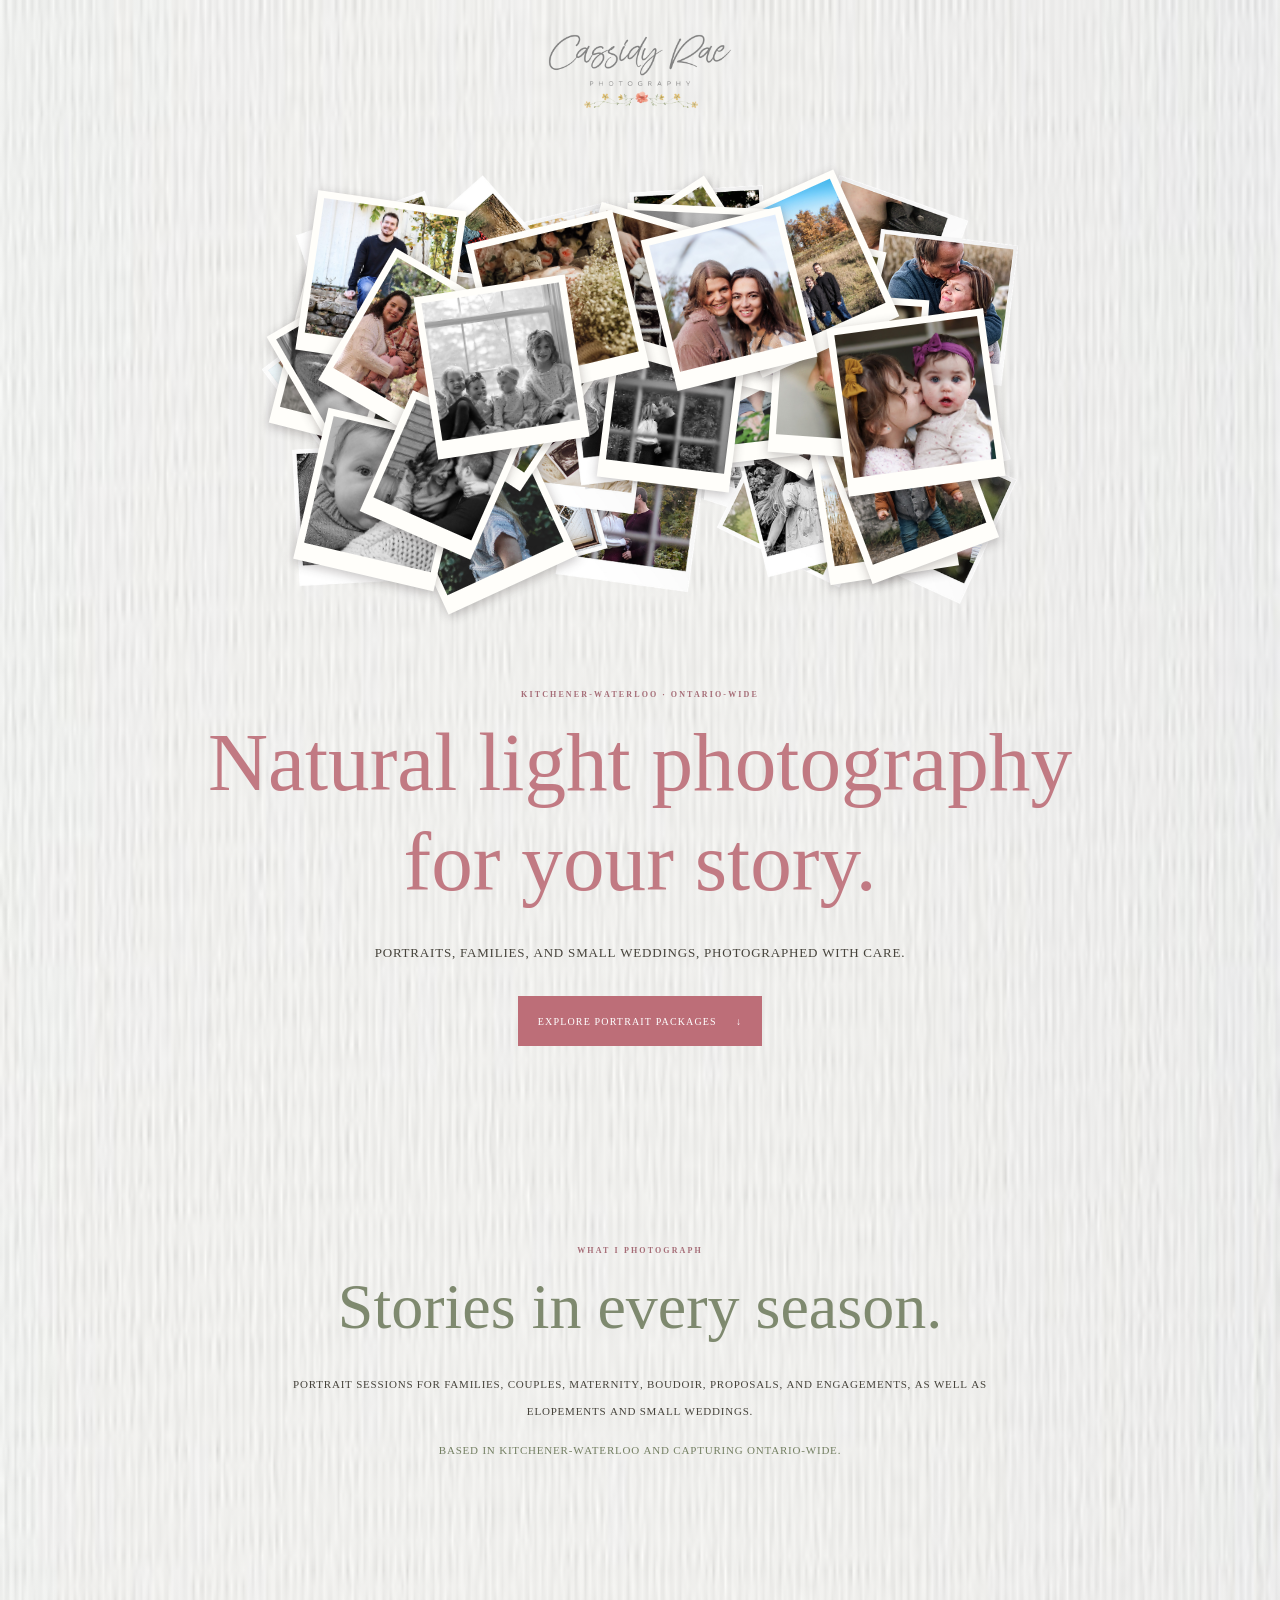
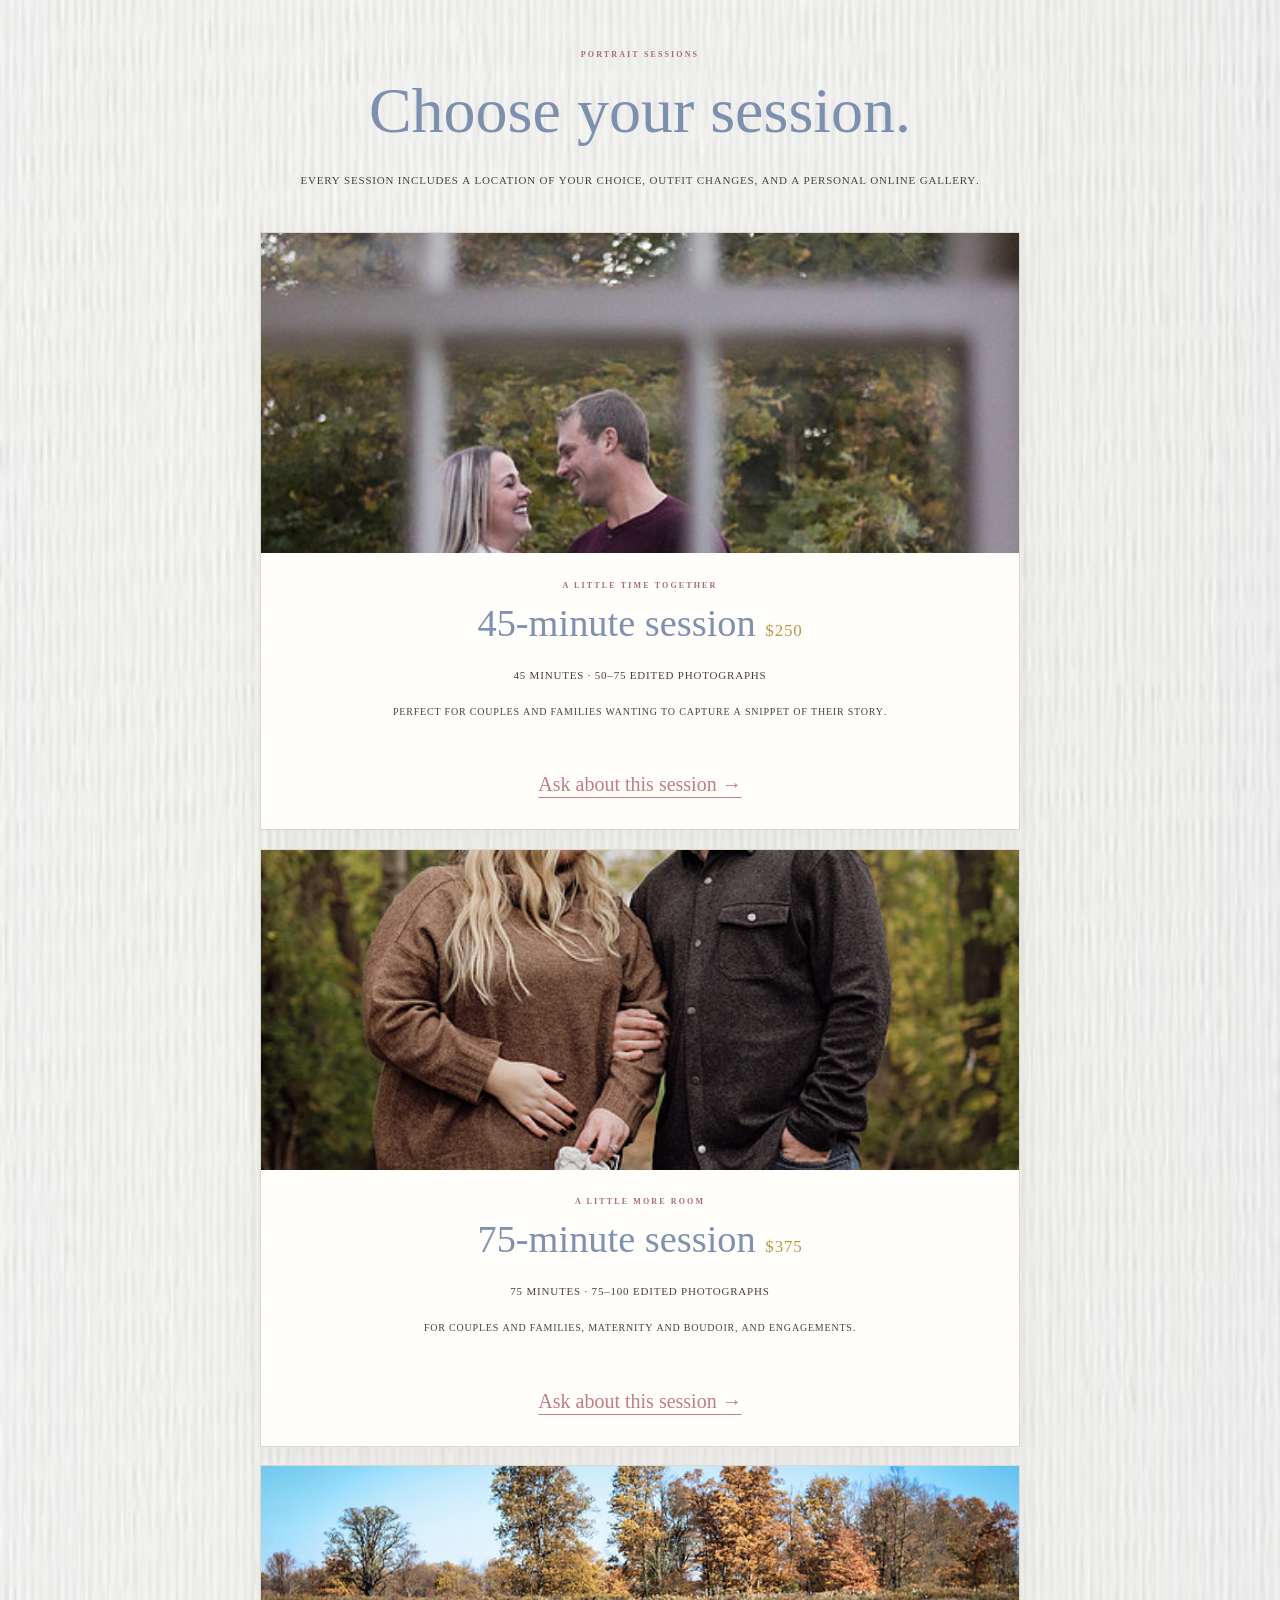
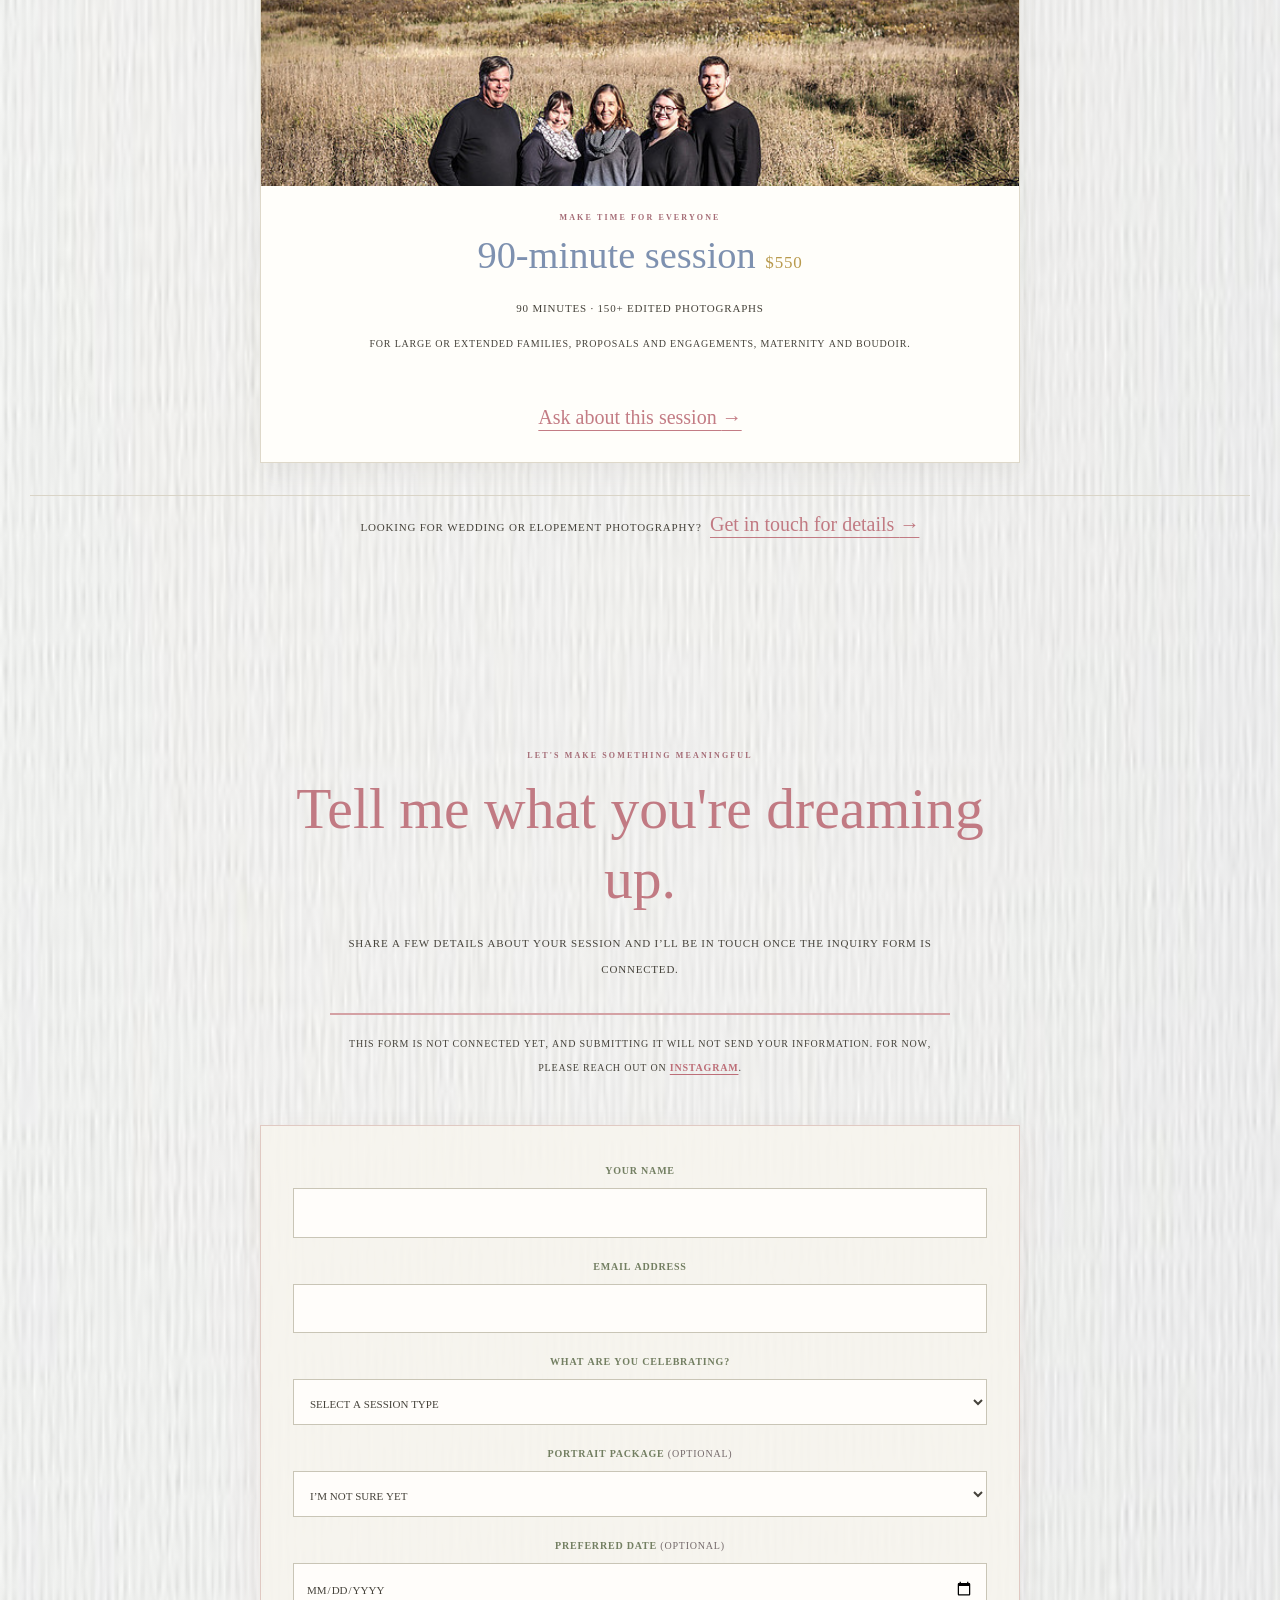
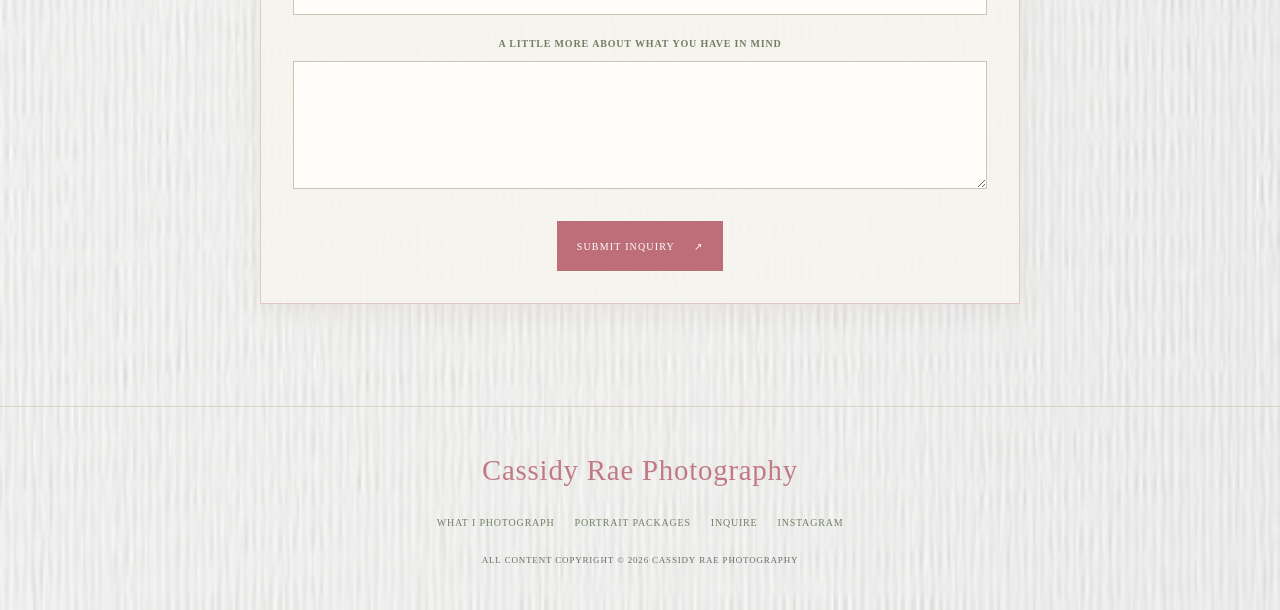
<file: index.html>
<!doctype html>
<html lang="en">
  <head>
    <meta charset="utf-8">
    <meta name="viewport" content="width=device-width, initial-scale=1">
    <meta name="theme-color" content="#fbf8f2">
    <meta
      name="description"
      content="Natural light portrait and wedding photography in Kitchener-Waterloo and across Ontario. Explore portrait packages and inquire with Cassidy Rae Photography."
    >
    <title>Cassidy Rae Photography | Natural Light Photography</title>
    <link rel="stylesheet" href="/styles.css?v=brushwork-3">
    <script src="/site.js?v=random-entry-4" defer></script>
  </head>
  <body>
    <a class="skip-link" href="#main">Skip to content</a>

    <header class="site-header" id="home">
      <a class="brand" href="#home" aria-label="Cassidy Rae Photography home">
        <img src="/images/brand/logo.png?v=new-mark-1" width="1536" height="768" alt="Cassidy Rae Photography">
      </a>
    </header>

    <main id="main">
      <section class="hero page-width" aria-labelledby="hero-title">
        <figure class="hero-art">
          <img
            src="/images/brand/website-header-floral.png?v=final-collage-1"
            width="1280"
            height="768"
            alt="A collage of portrait, family, and wedding photographs by Cassidy Rae Photography."
            fetchpriority="high"
          >
          <span class="polaroids" aria-hidden="true"></span>
        </figure>
        <div class="hero-copy">
          <p class="eyebrow">Kitchener-Waterloo · Ontario-wide</p>
          <h1 id="hero-title">Natural light photography for your story.</h1>
          <p>Portraits, families, and small weddings, photographed with care.</p>
          <a class="button-link" href="#packages">Explore portrait packages <span aria-hidden="true">↓</span></a>
        </div>
      </section>

      <section class="services-section" id="services" aria-labelledby="services-title">
        <div class="page-width services-inner">
          <div>
            <p class="eyebrow">What I photograph</p>
            <h2 id="services-title">Stories in every season.</h2>
          </div>
          <div class="services-copy">
            <p>Portrait sessions for families, couples, maternity, boudoir, proposals, and engagements, as well as elopements and small weddings.</p>
            <p>Based in Kitchener-Waterloo and capturing Ontario-wide.</p>
          </div>
        </div>
      </section>

      <section class="packages-section page-width" id="packages" aria-labelledby="packages-title">
        <header class="section-heading">
          <p class="eyebrow">Portrait sessions</p>
          <h2 id="packages-title">Choose your session.</h2>
          <p>Every session includes a location of your choice, outfit changes, and a personal online gallery.</p>
        </header>

        <div class="package-grid">
          <article class="package-card">
            <img
              class="package-image"
              src="/images/gallery/portraits-006.jpg"
              width="457"
              height="685"
              alt="A couple sharing a quiet moment together, seen through a window."
              loading="lazy"
              decoding="async"
            >
            <div class="package-copy">
              <p class="eyebrow">A little time together</p>
              <div class="package-title-row">
                <h3>45-minute session</h3>
                <p class="package-price">$250</p>
              </div>
              <p>45 minutes · 50–75 edited photographs</p>
              <p class="package-fit">Perfect for couples and families wanting to capture a snippet of their story.</p>
              <a class="text-link" href="#contact" data-package-link="45-minute session — $250">Ask about this session <span aria-hidden="true">→</span></a>
            </div>
          </article>

          <article class="package-card">
            <img
              class="package-image"
              src="/images/gallery/portraits-009.jpg"
              width="457"
              height="685"
              alt="Expectant parents outdoors, holding an ultrasound photo."
              loading="lazy"
              decoding="async"
            >
            <div class="package-copy">
              <p class="eyebrow">A little more room</p>
              <div class="package-title-row">
                <h3>75-minute session</h3>
                <p class="package-price">$375</p>
              </div>
              <p>75 minutes · 75–100 edited photographs</p>
              <p class="package-fit">For couples and families, maternity and boudoir, and engagements.</p>
              <a class="text-link" href="#contact" data-package-link="75-minute session — $375">Ask about this session <span aria-hidden="true">→</span></a>
            </div>
          </article>

          <article class="package-card">
            <img
              class="package-image"
              src="/images/gallery/portraits-019.jpg"
              width="685"
              height="457"
              alt="An extended family of five together outdoors."
              loading="lazy"
              decoding="async"
            >
            <div class="package-copy">
              <p class="eyebrow">Make time for everyone</p>
              <div class="package-title-row">
                <h3>90-minute session</h3>
                <p class="package-price">$550</p>
              </div>
              <p>90 minutes · 150+ edited photographs</p>
              <p class="package-fit">For large or extended families, proposals and engagements, maternity and boudoir.</p>
              <a class="text-link" href="#contact" data-package-link="90-minute session — $550">Ask about this session <span aria-hidden="true">→</span></a>
            </div>
          </article>
        </div>

        <p class="wedding-note">Looking for wedding or elopement photography? <a class="text-link" href="#contact">Get in touch for details <span aria-hidden="true">→</span></a></p>
      </section>

      <section class="contact-section" id="contact" aria-labelledby="contact-title">
        <div class="page-width contact-layout">
          <div class="contact-intro">
            <p class="eyebrow">Let's make something meaningful</p>
            <h2 id="contact-title">Tell me what you're dreaming up.</h2>
            <p>Share a few details about your session and I’ll be in touch once the inquiry form is connected.</p>
            <p class="form-notice">This form is not connected yet, and submitting it will not send your information. For now, please reach out on <a href="https://www.instagram.com/_cassidyraephotography/">Instagram</a>.</p>
          </div>

          <form class="inquiry-form" data-inquiry-form>
            <div class="form-field">
              <label for="inquiry-name">Your name</label>
              <input id="inquiry-name" name="name" autocomplete="name" required>
            </div>
            <div class="form-field">
              <label for="inquiry-email">Email address</label>
              <input id="inquiry-email" name="email" type="email" autocomplete="email" required>
            </div>
            <div class="form-field">
              <label for="inquiry-session">What are you celebrating?</label>
              <select id="inquiry-session" name="session" required>
                <option value="" selected disabled>Select a session type</option>
                <option>Family or couples portraits</option>
                <option>Maternity</option>
                <option>Boudoir</option>
                <option>Proposal or engagement</option>
                <option>Elopement or small wedding</option>
                <option>Something else</option>
              </select>
            </div>
            <div class="form-field">
              <label for="inquiry-package">Portrait package <span class="optional">(optional)</span></label>
              <select id="inquiry-package" name="package">
                <option value="">I’m not sure yet</option>
                <option>45-minute session — $250</option>
                <option>75-minute session — $375</option>
                <option>90-minute session — $550</option>
              </select>
            </div>
            <div class="form-field">
              <label for="inquiry-date">Preferred date <span class="optional">(optional)</span></label>
              <input id="inquiry-date" name="date" type="date">
            </div>
            <div class="form-field">
              <label for="inquiry-message">A little more about what you have in mind</label>
              <textarea id="inquiry-message" name="message" rows="4" required></textarea>
            </div>
            <p class="form-status" data-form-status role="status" aria-live="polite"></p>
            <button class="button-link form-submit" type="submit">Submit inquiry <span aria-hidden="true">↗</span></button>
          </form>
        </div>
      </section>
    </main>

    <footer class="site-footer">
      <div class="page-width footer-inner">
        <a class="footer-brand" href="#home">Cassidy Rae Photography</a>
        <nav class="footer-nav" aria-label="Footer navigation">
          <a href="#services">What I photograph</a>
          <a href="#packages">Portrait packages</a>
          <a href="#contact">Inquire</a>
          <a href="https://www.instagram.com/_cassidyraephotography/">Instagram</a>
        </nav>
        <p class="copyright">All content copyright © <span data-current-year>2026</span> Cassidy Rae Photography</p>
      </div>
    </footer>
  </body>
</html>
</file>
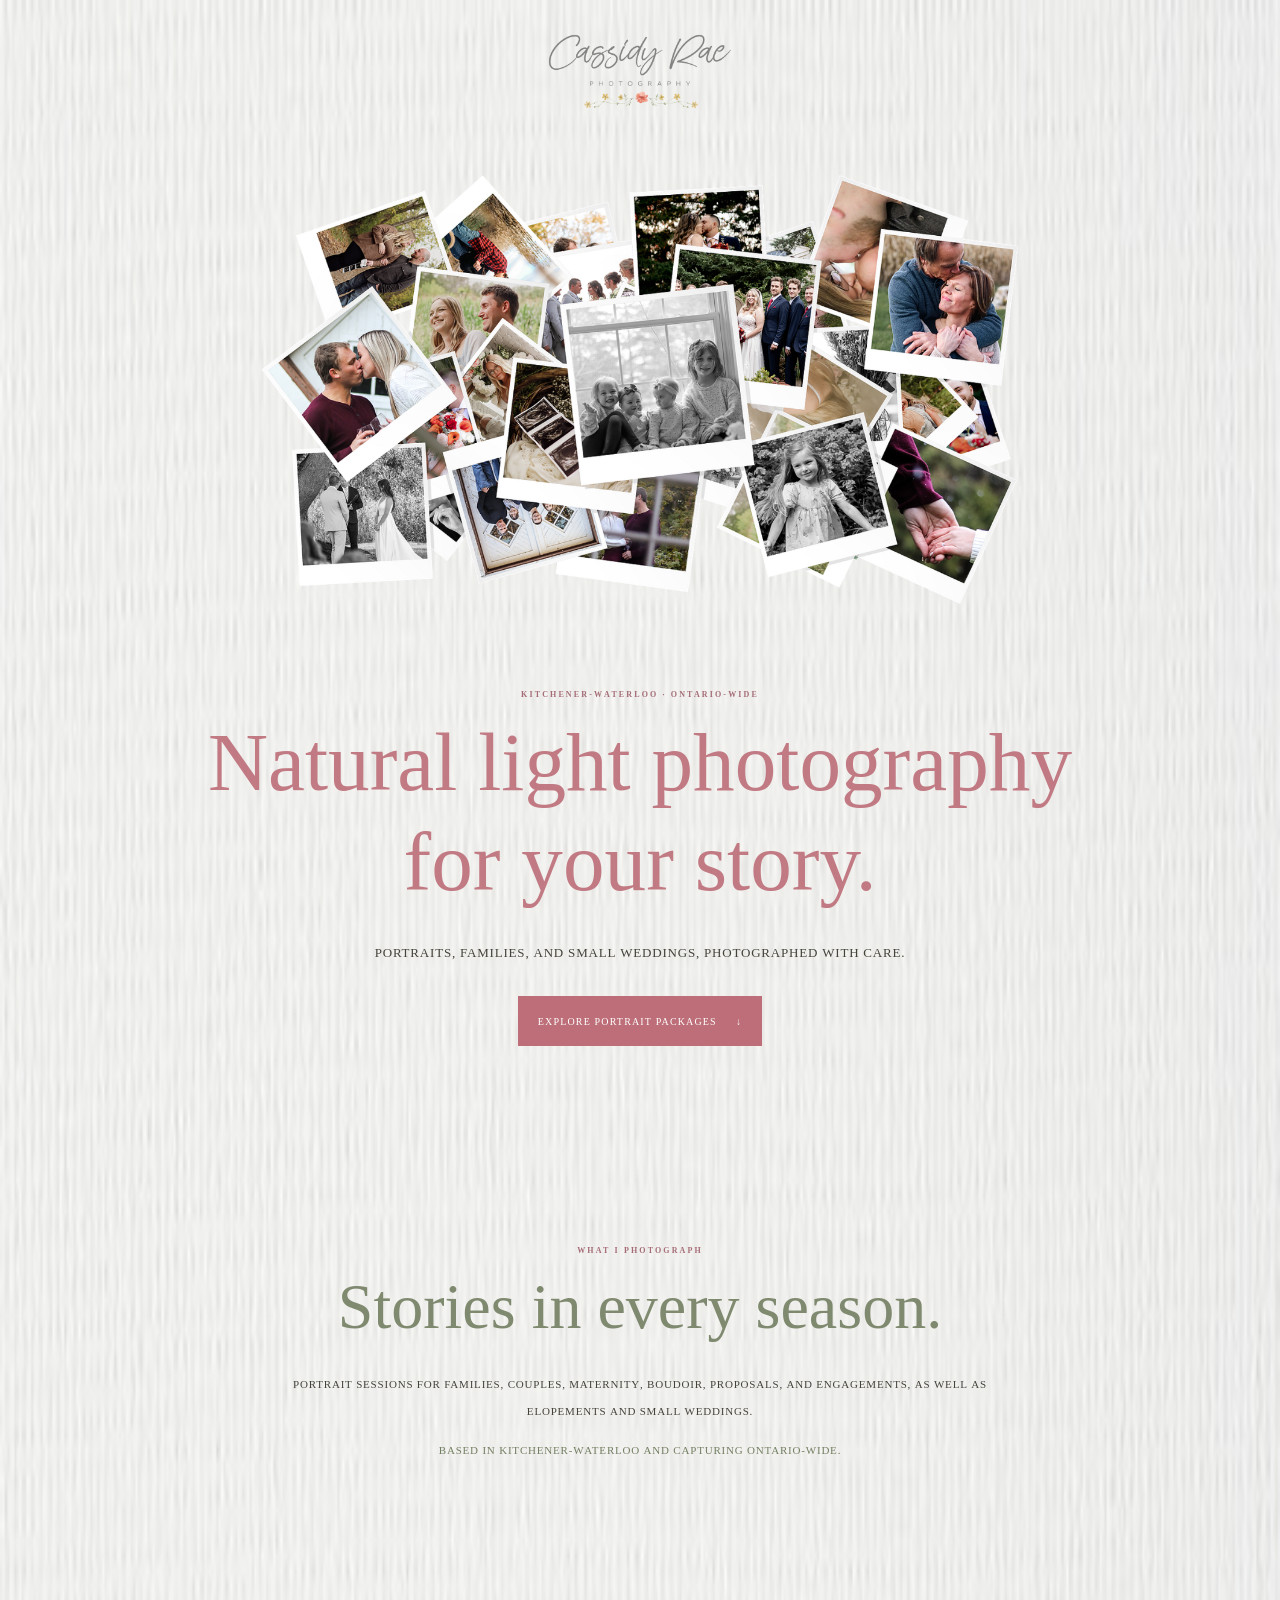
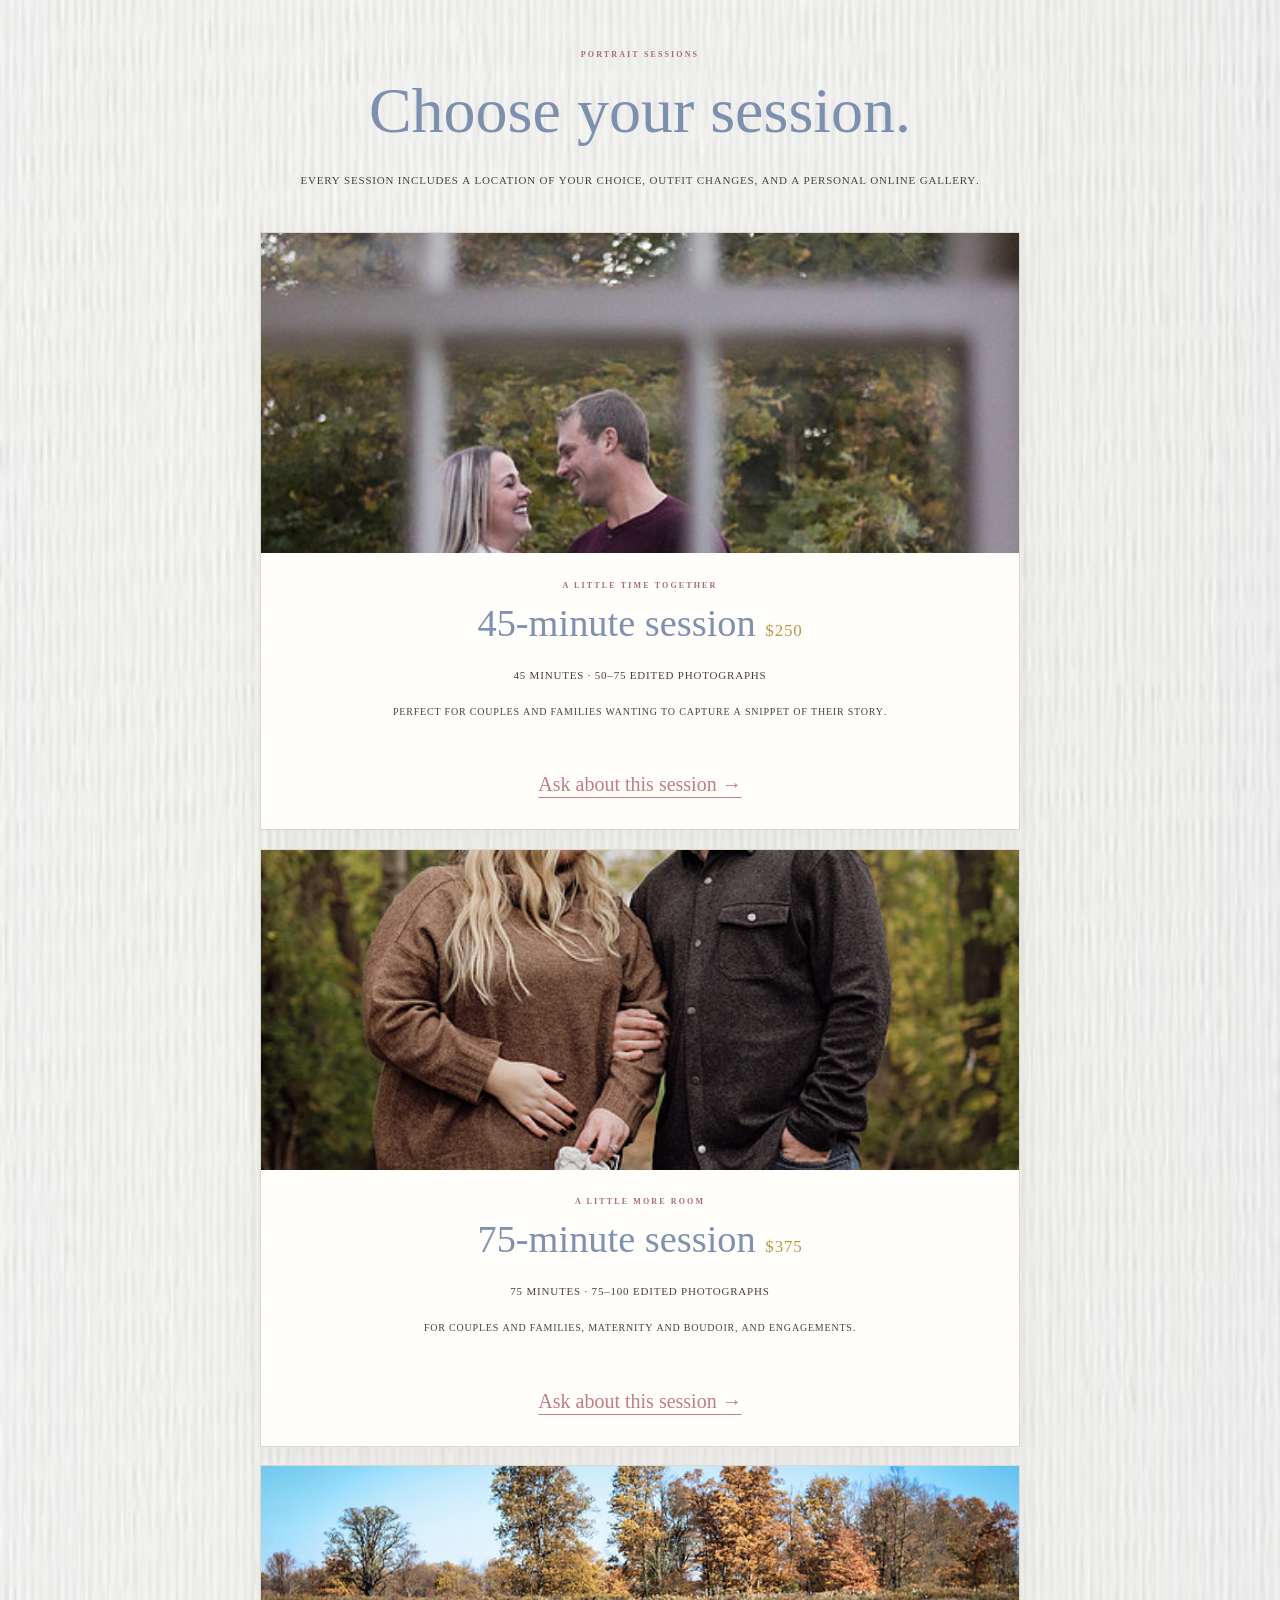
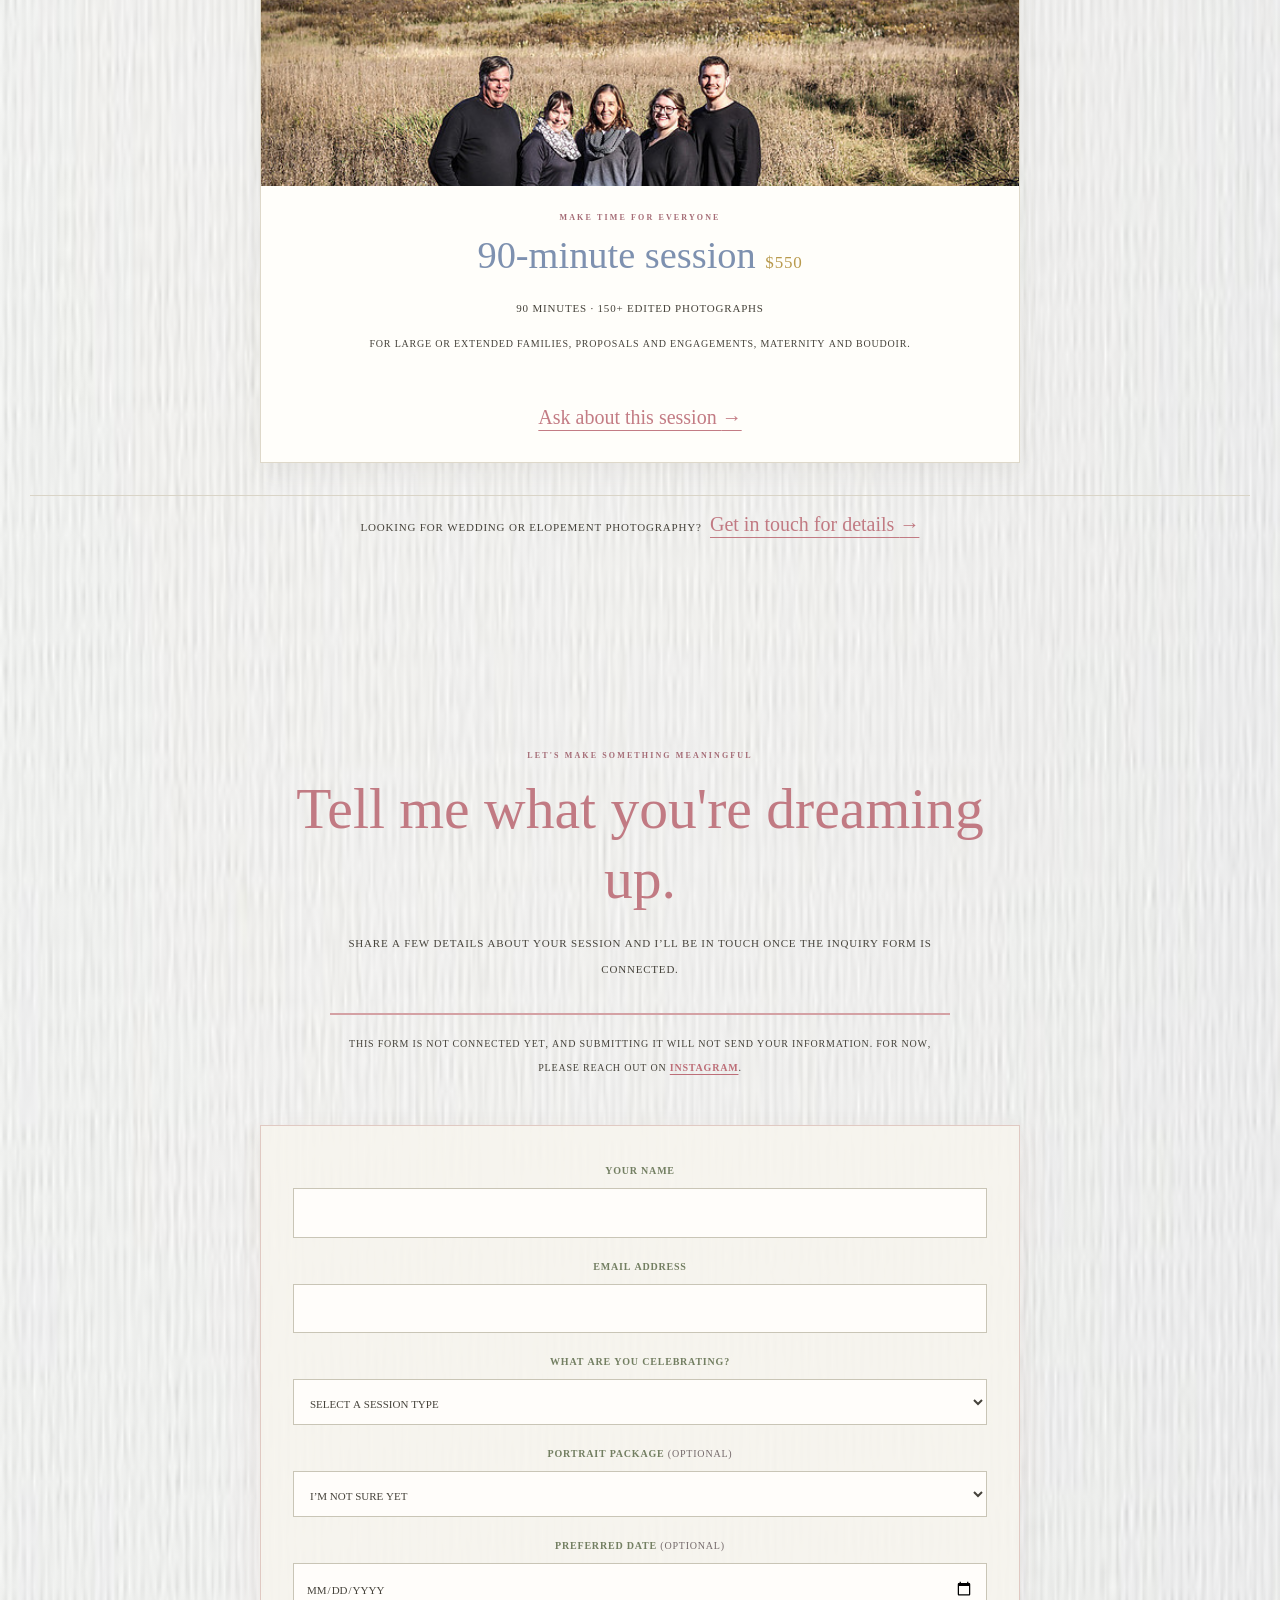
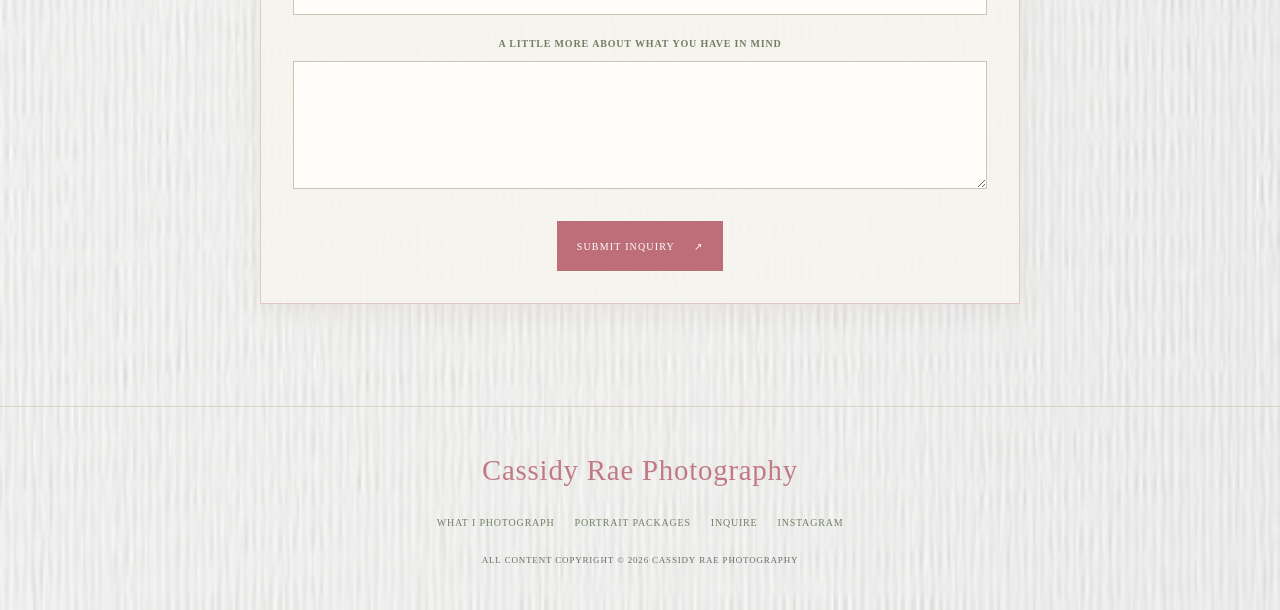
<file: gallery-1/index.html>
<!doctype html>
<html lang="en">
  <head>
    <meta charset="utf-8">
    <meta http-equiv="refresh" content="0; url=/#packages">
    <link rel="canonical" href="/#packages">
    <meta name="viewport" content="width=device-width, initial-scale=1">
    <title>Gallery | Cassidy Rae Photography</title>
  </head>
  <body>
    <main>
      <p>The website is now one page. <a href="/#packages">Continue to portrait packages</a>.</p>
    </main>
  </body>
</html>
</file>
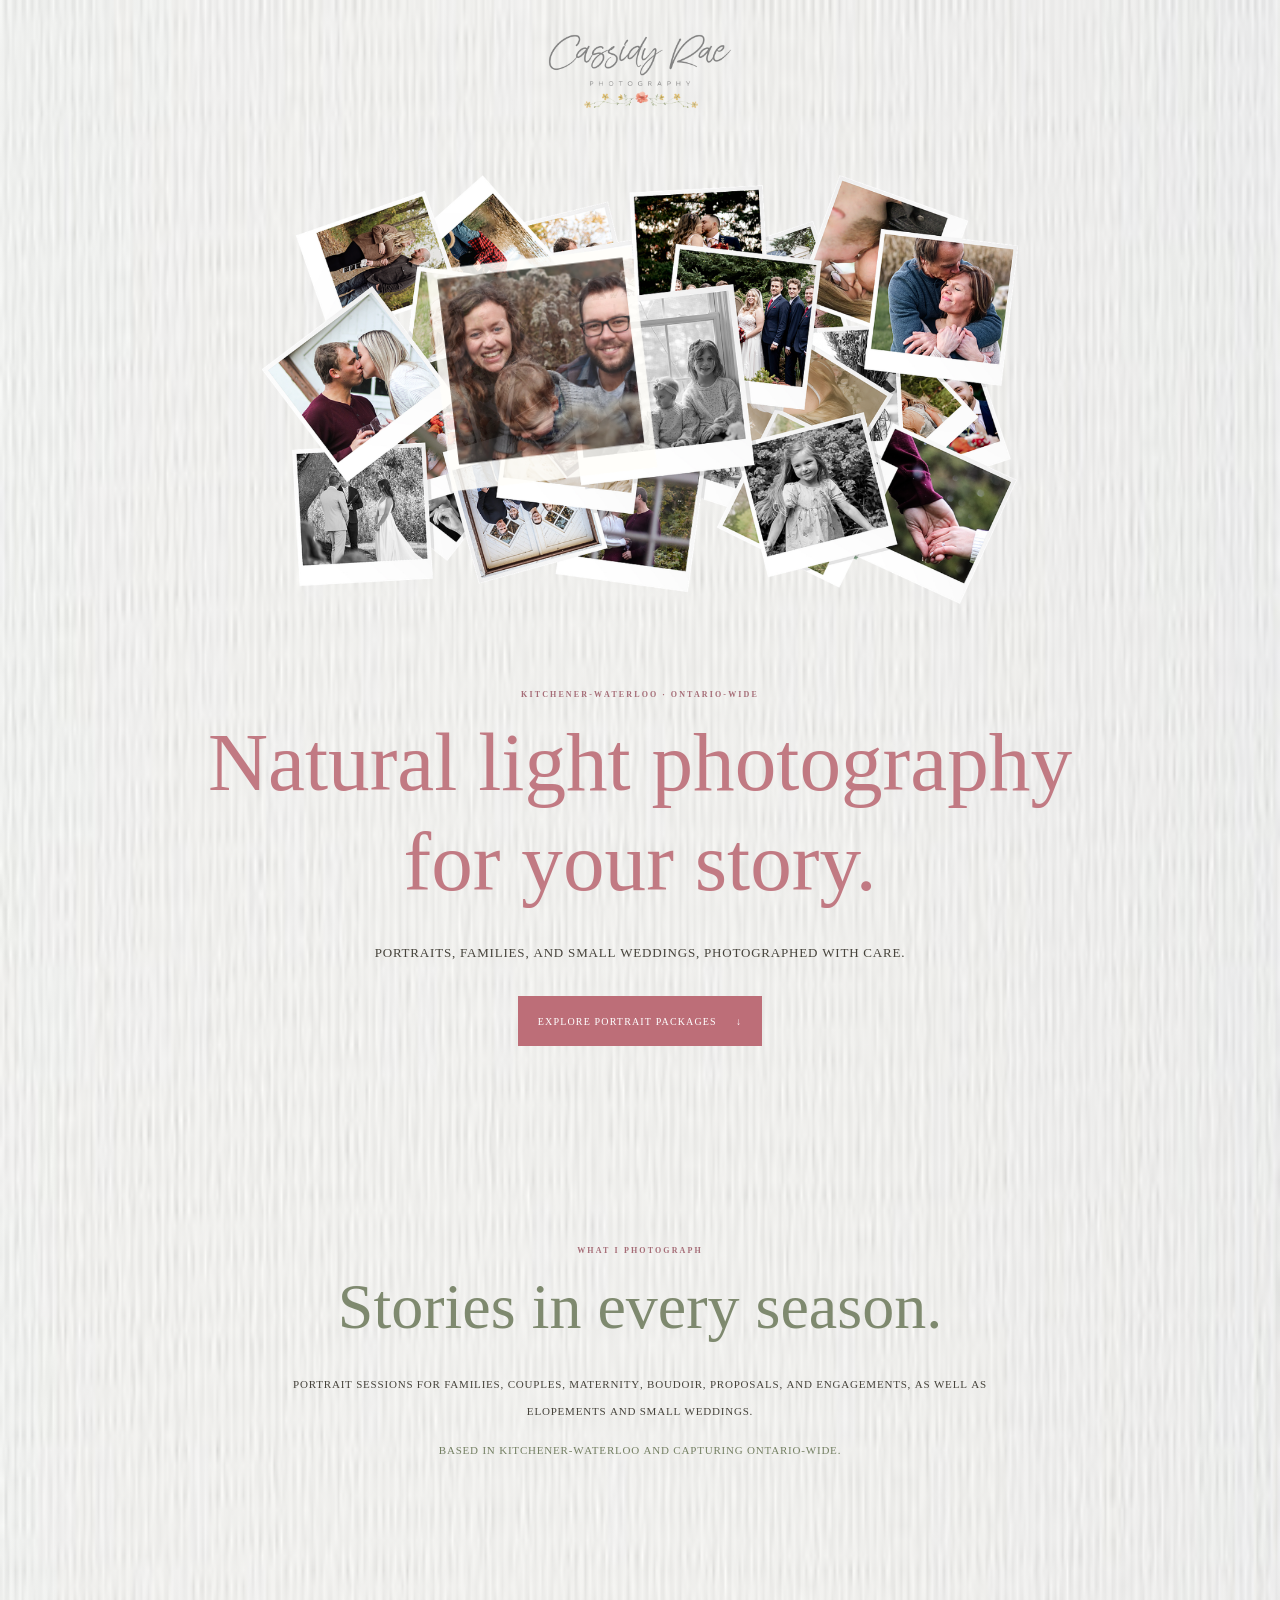
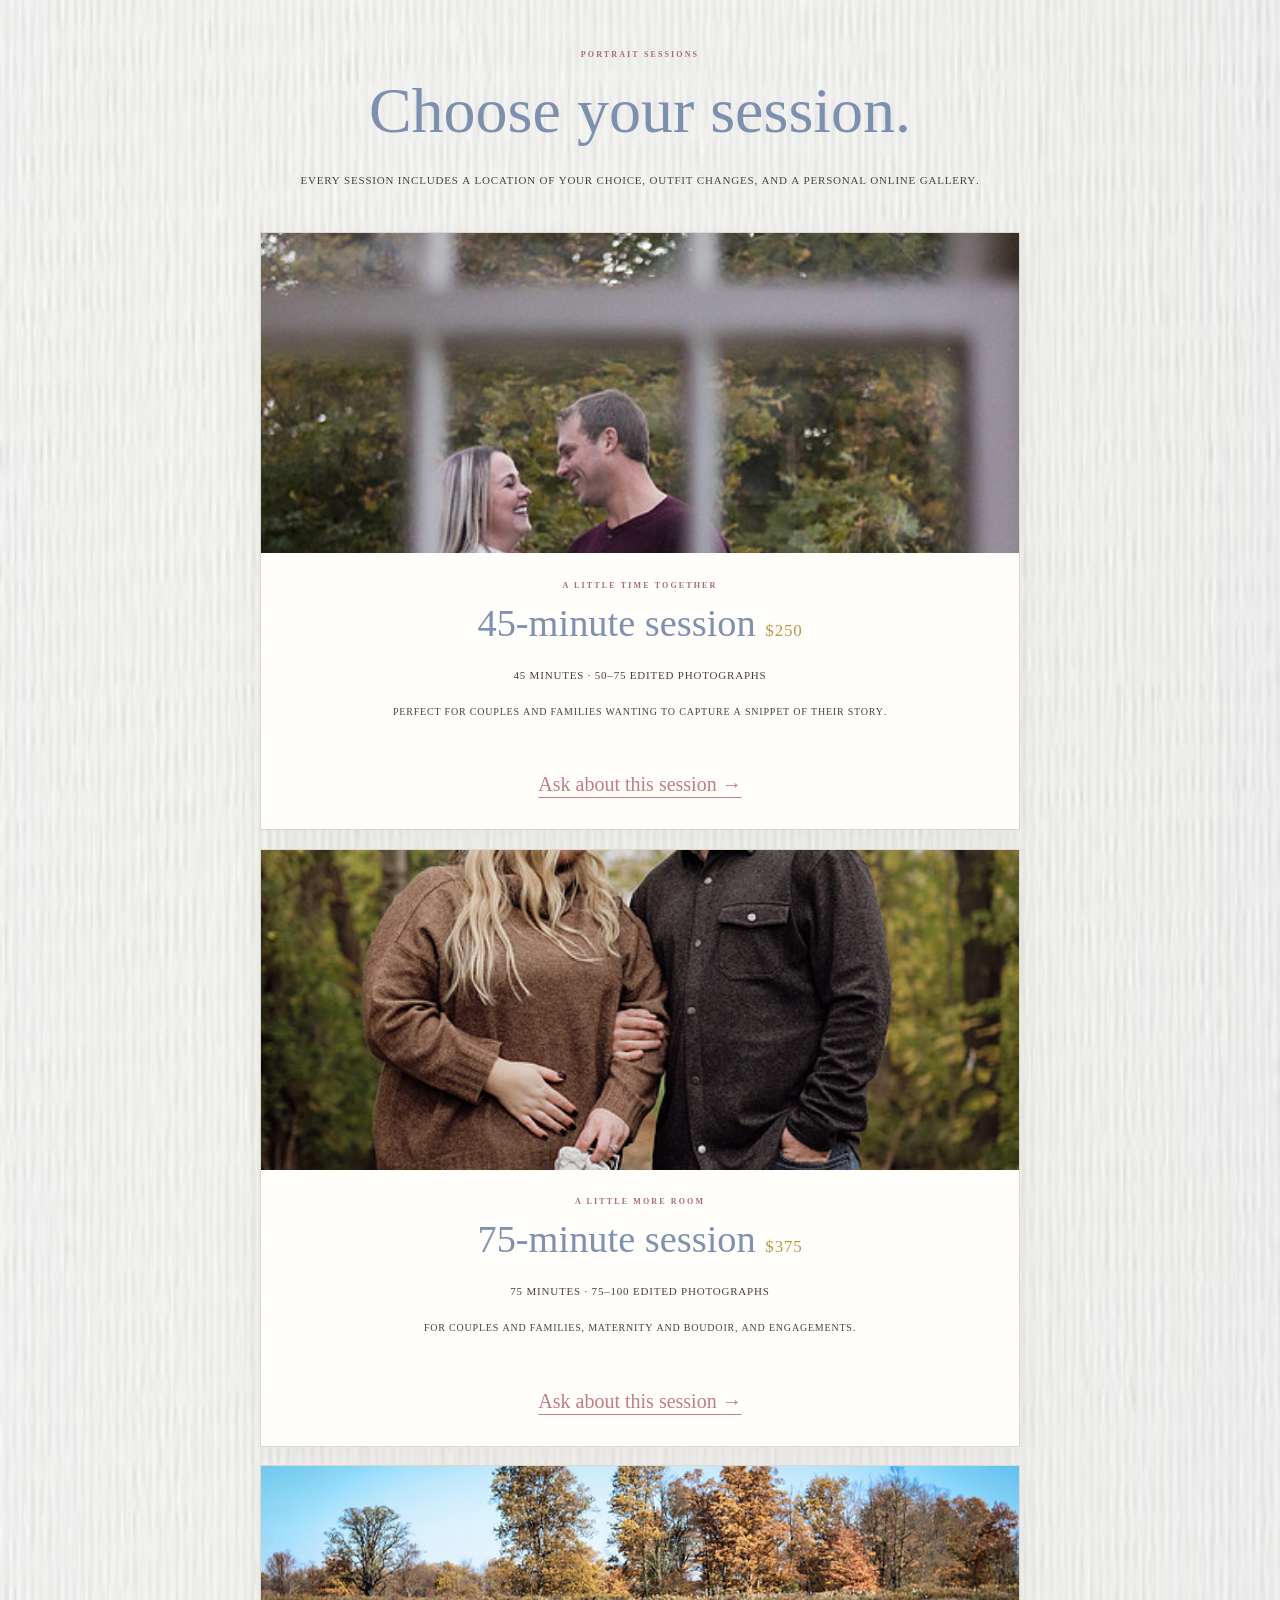
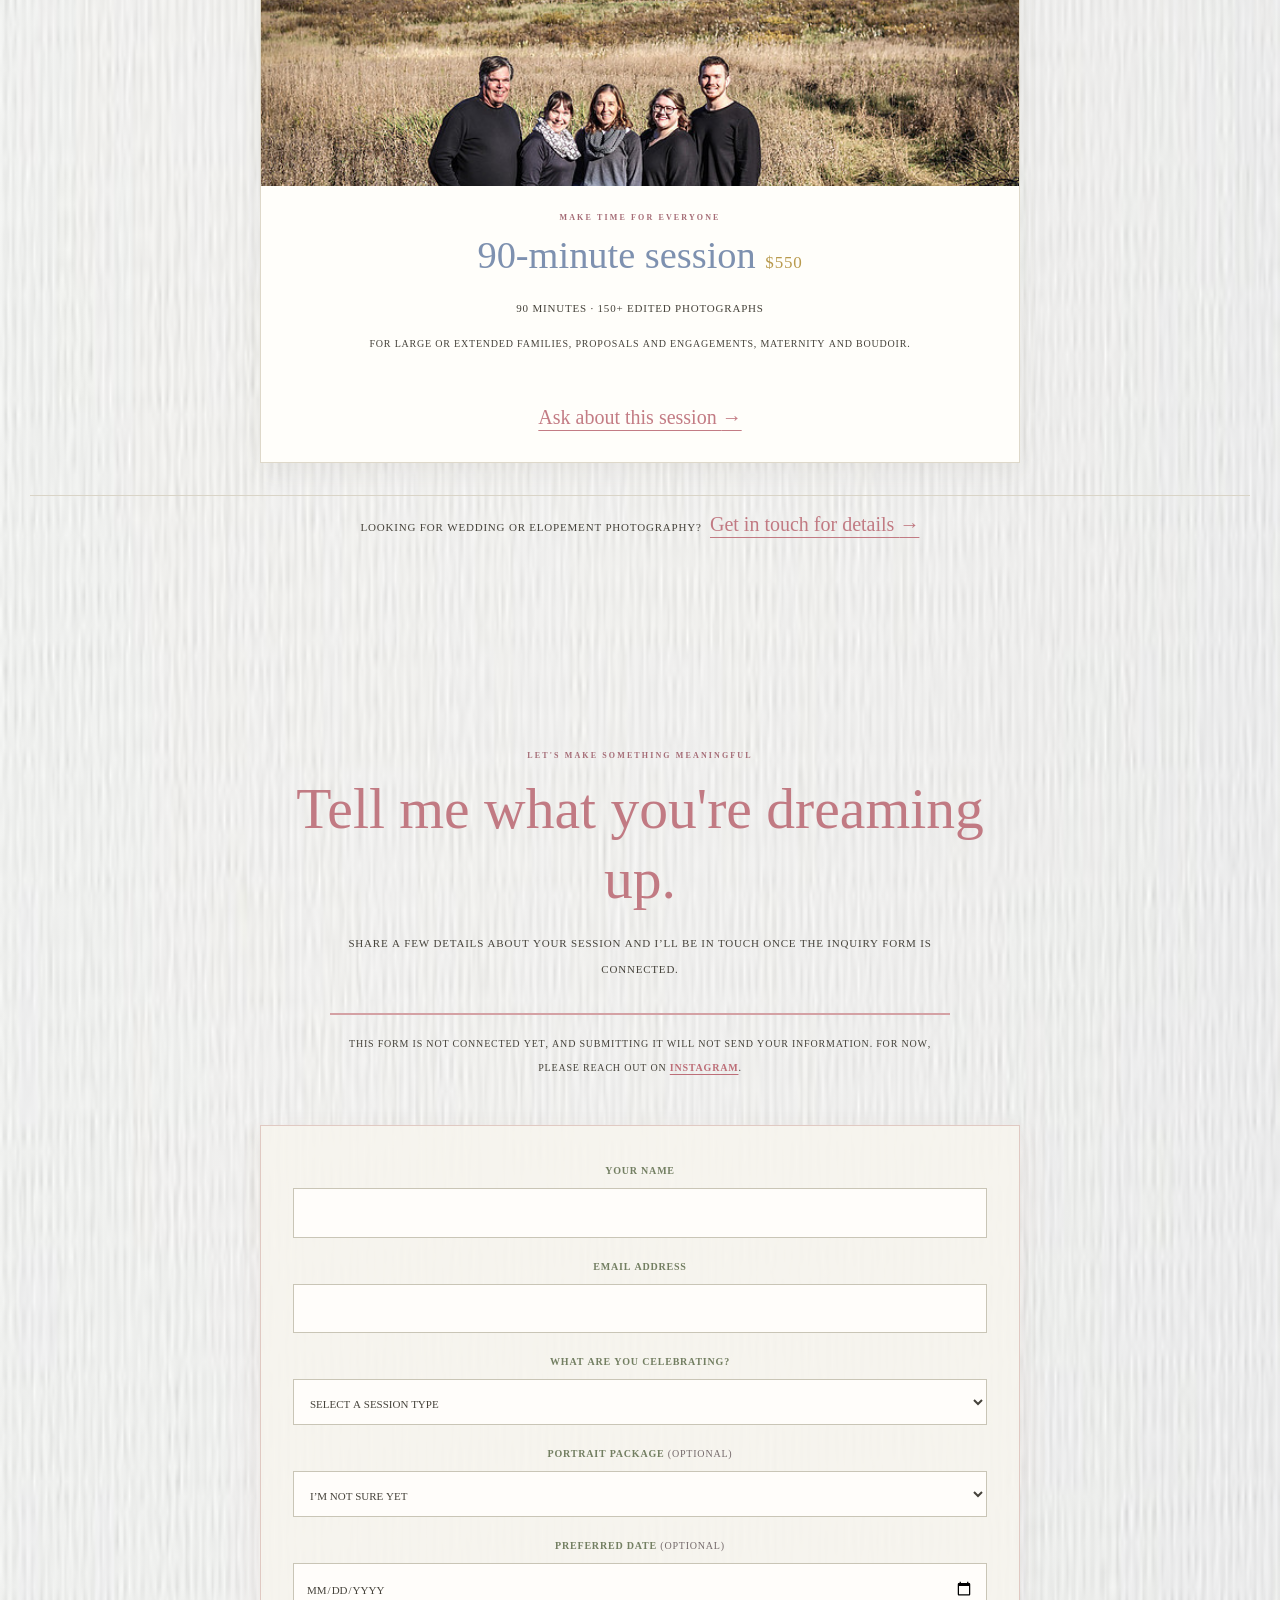
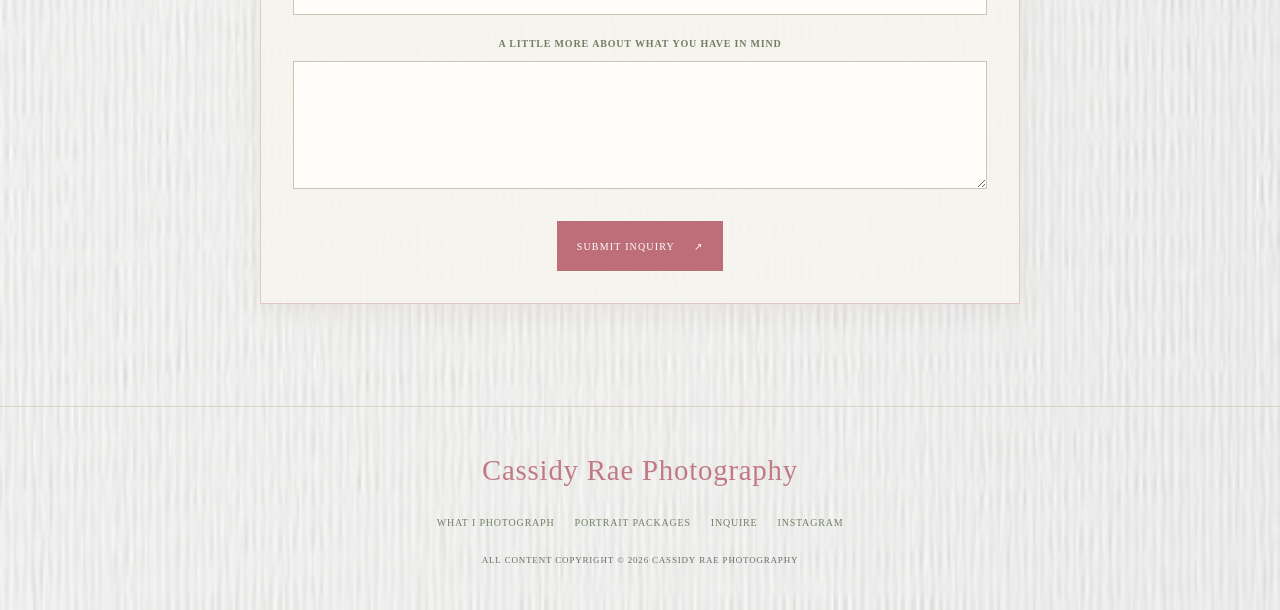
<file: gallery/index.html>
<!doctype html>
<html lang="en">
  <head>
    <meta charset="utf-8">
    <meta http-equiv="refresh" content="0; url=/#packages">
    <link rel="canonical" href="/#packages">
    <meta name="viewport" content="width=device-width, initial-scale=1">
    <title>Portrait Packages | Cassidy Rae Photography</title>
  </head>
  <body>
    <main>
      <p>The website is now one page. <a href="/#packages">Continue to portrait packages</a>.</p>
    </main>
  </body>
</html>
</file>
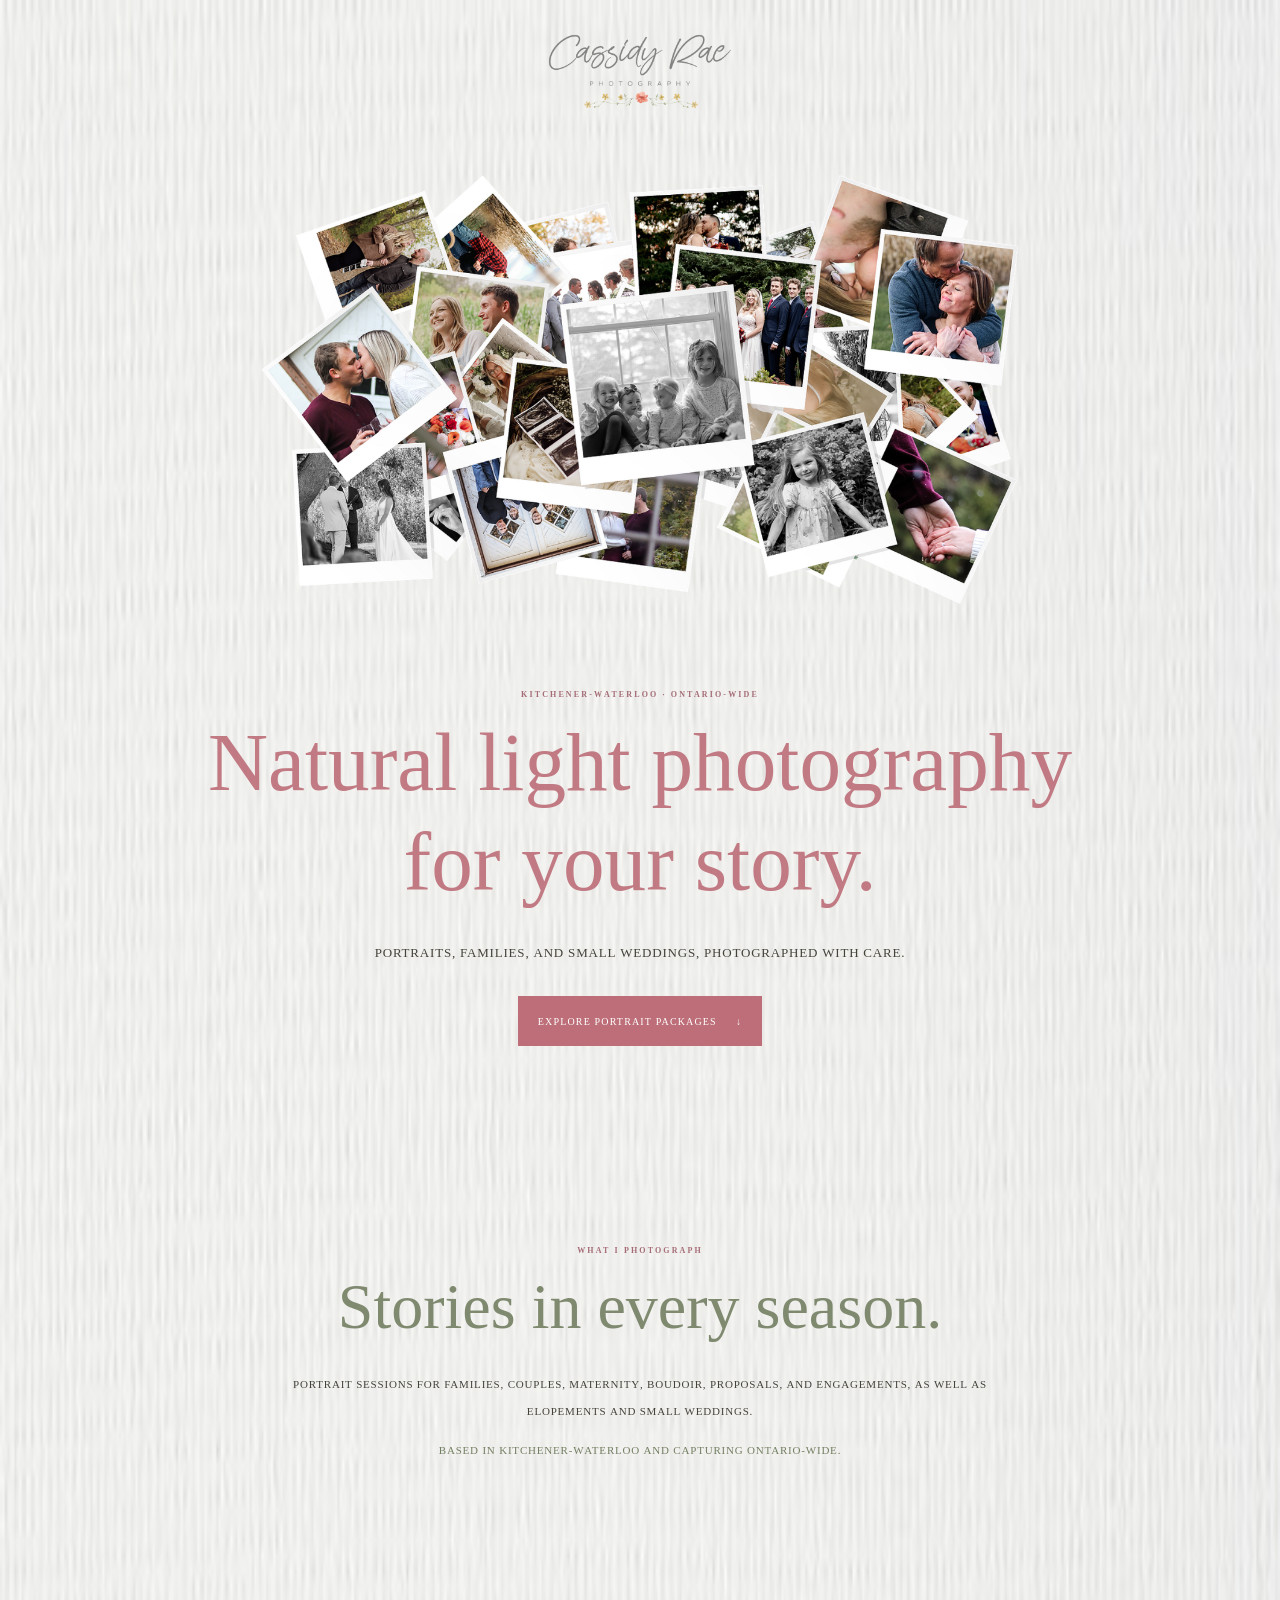
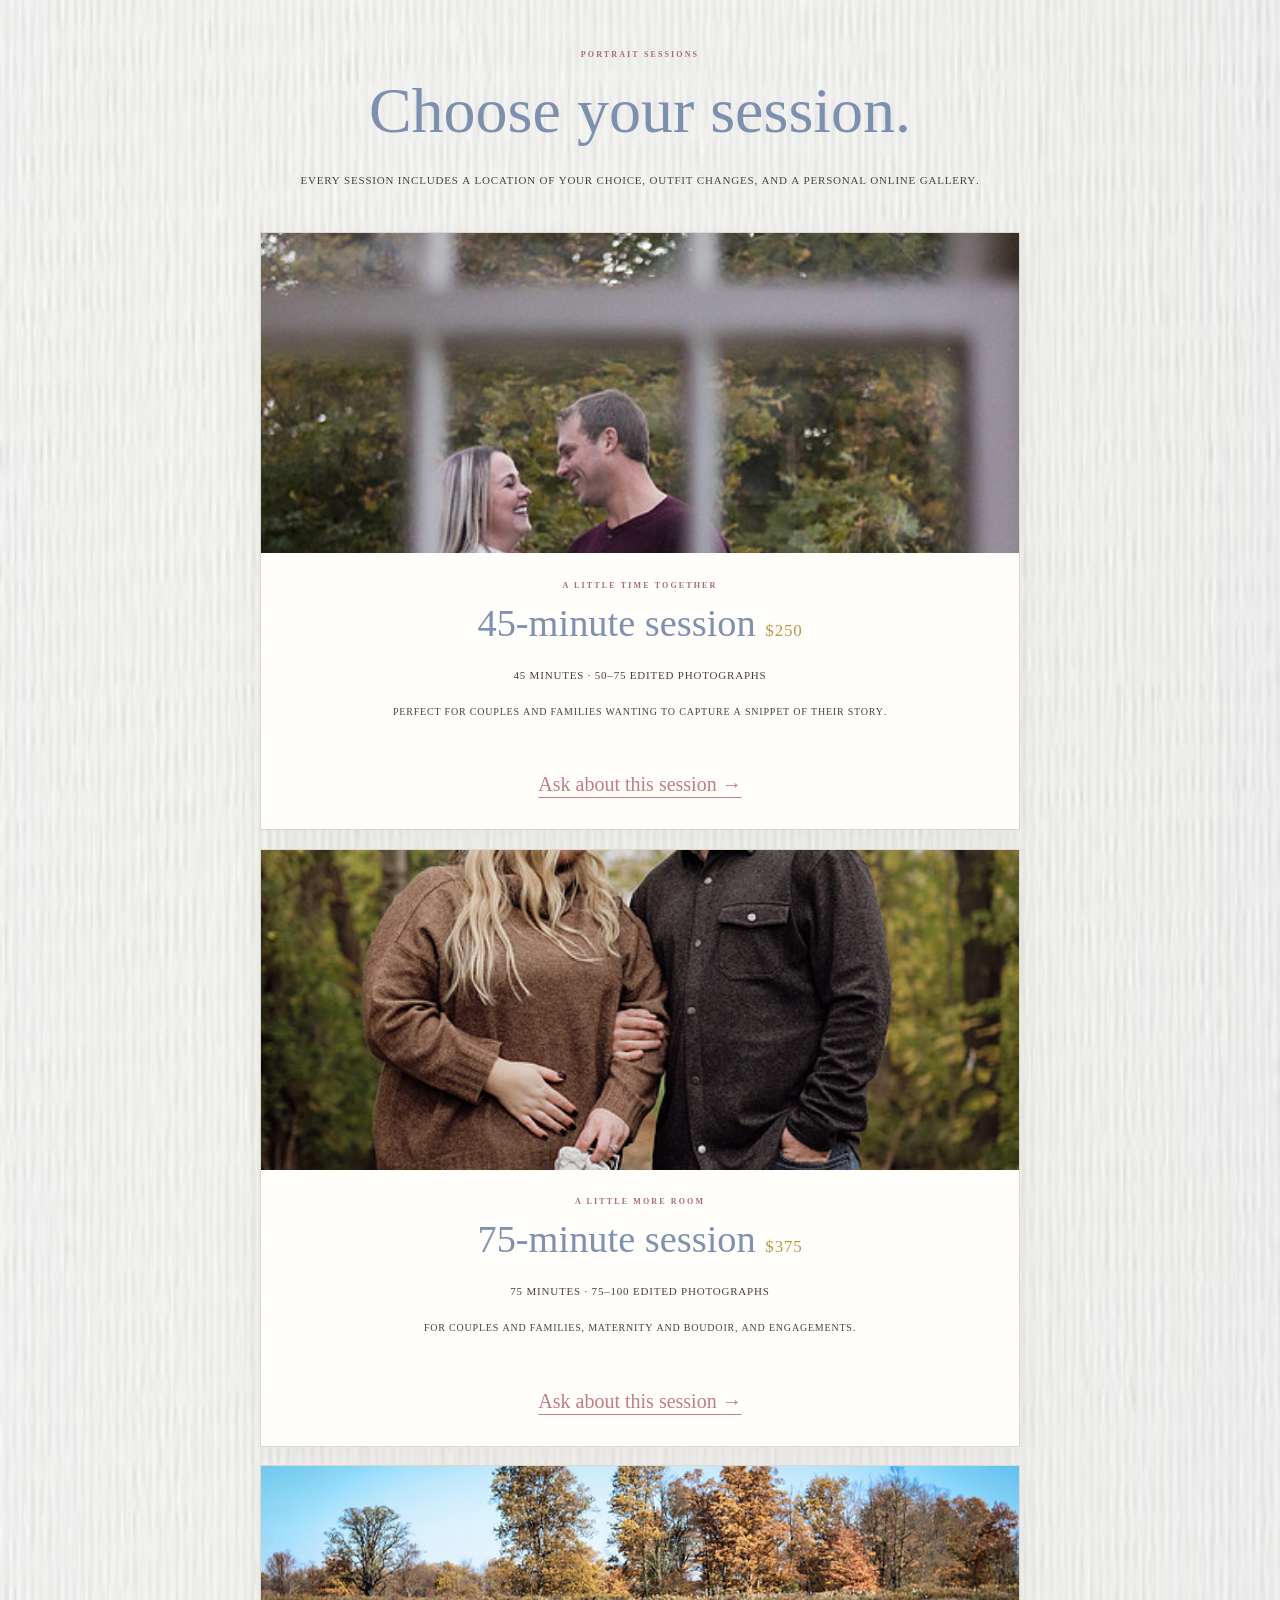
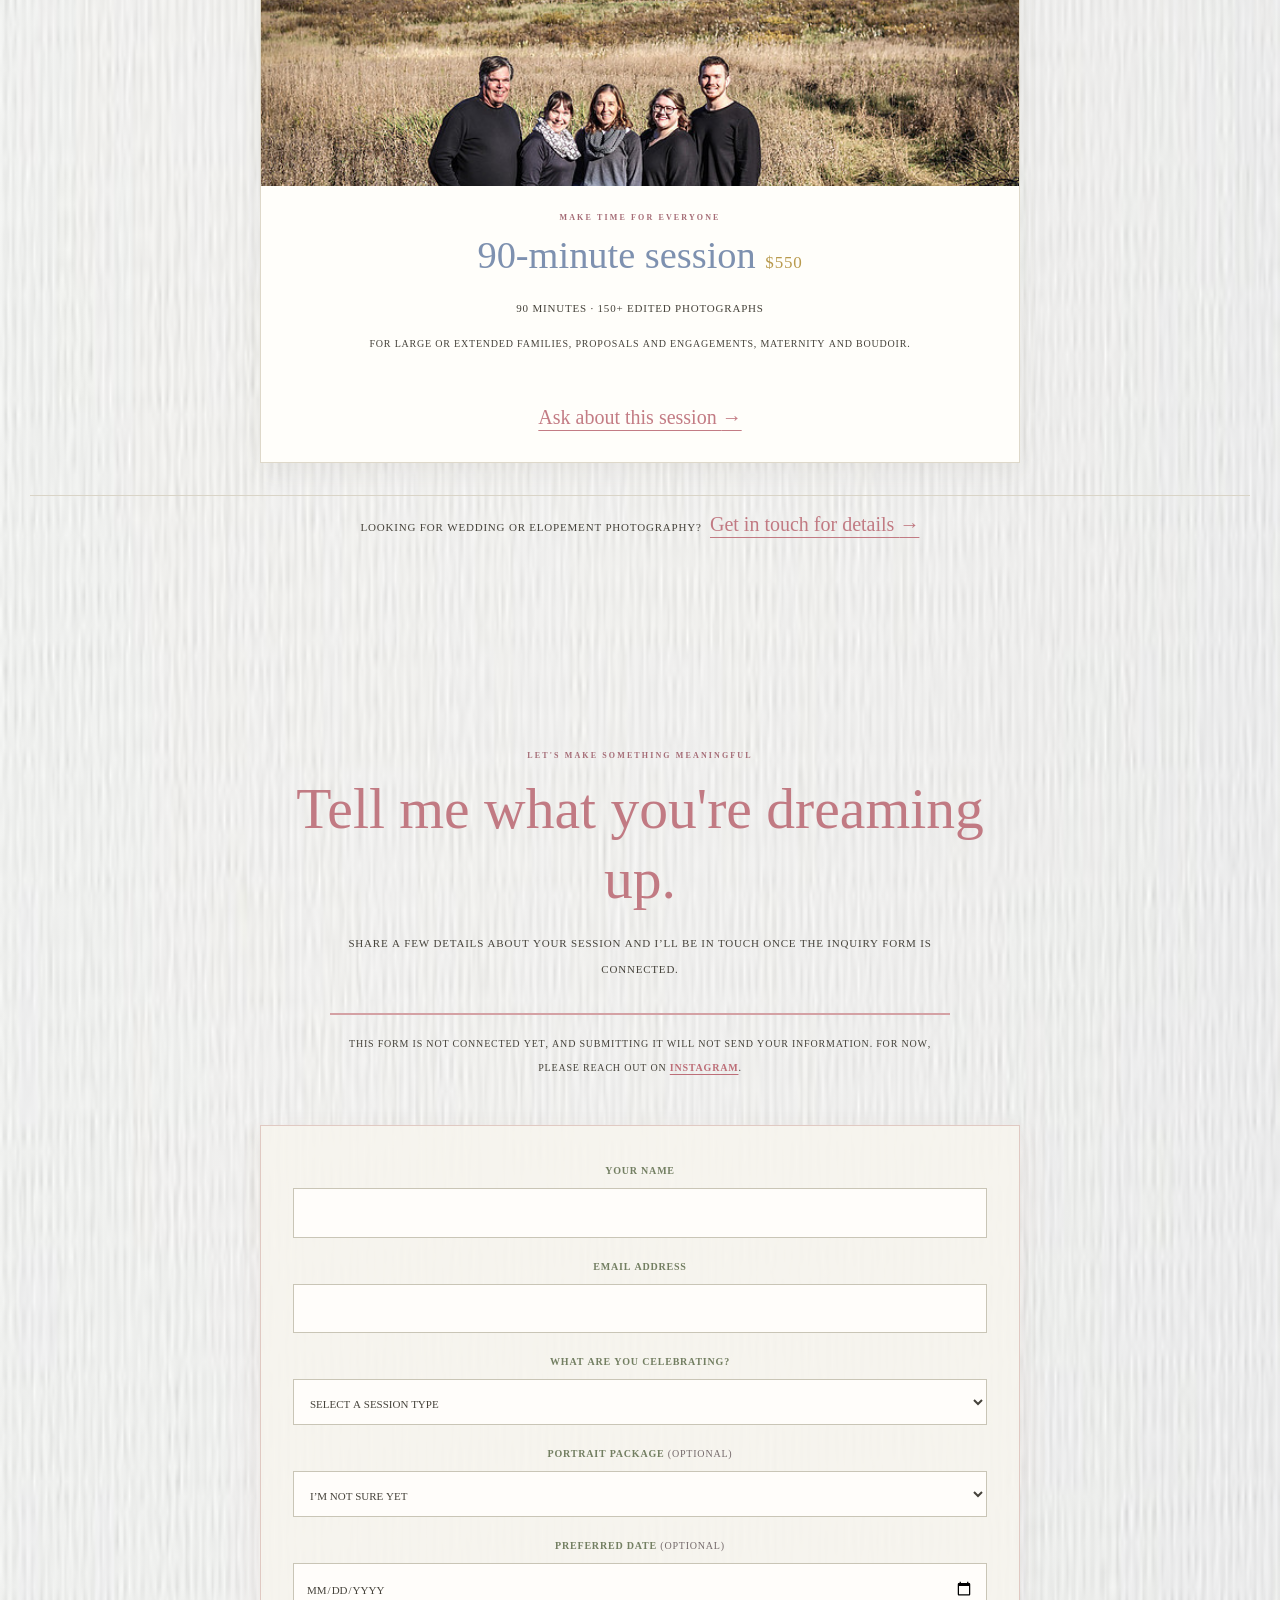
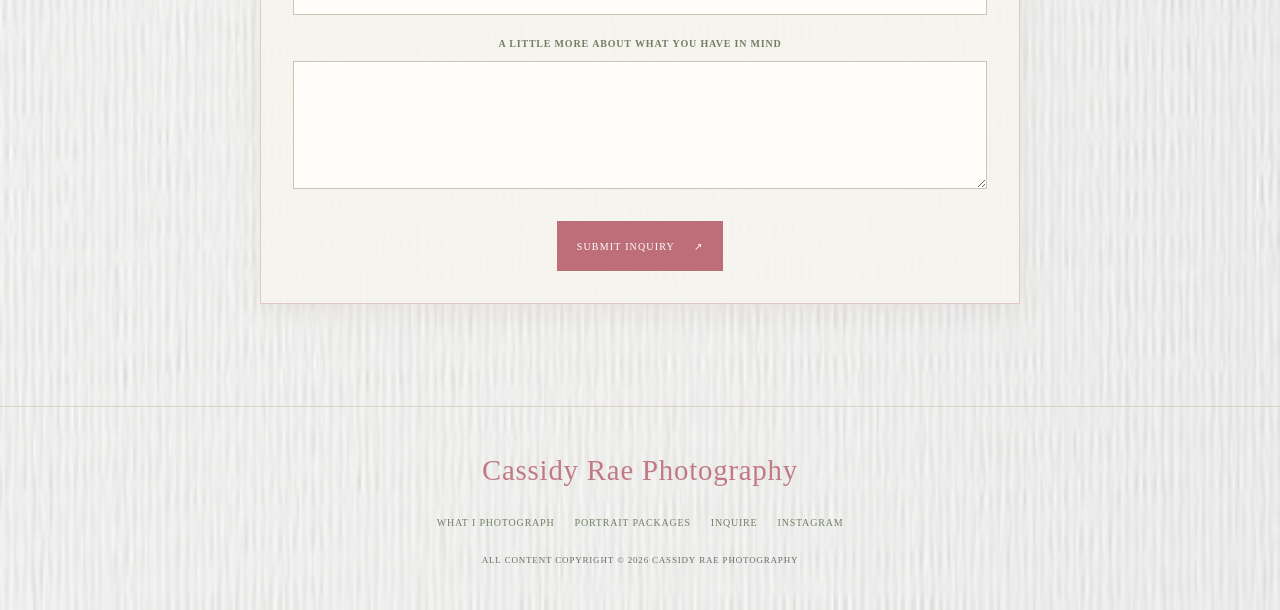
<file: home/index.html>
<!doctype html>
<html lang="en">
  <head>
    <meta charset="utf-8">
    <meta http-equiv="refresh" content="0; url=/">
    <link rel="canonical" href="/">
    <meta name="viewport" content="width=device-width, initial-scale=1">
    <title>Home | Cassidy Rae Photography</title>
  </head>
  <body>
    <main>
      <p>The home page has moved. <a href="/">Continue to Cassidy Rae Photography</a>.</p>
    </main>
  </body>
</html>
</file>
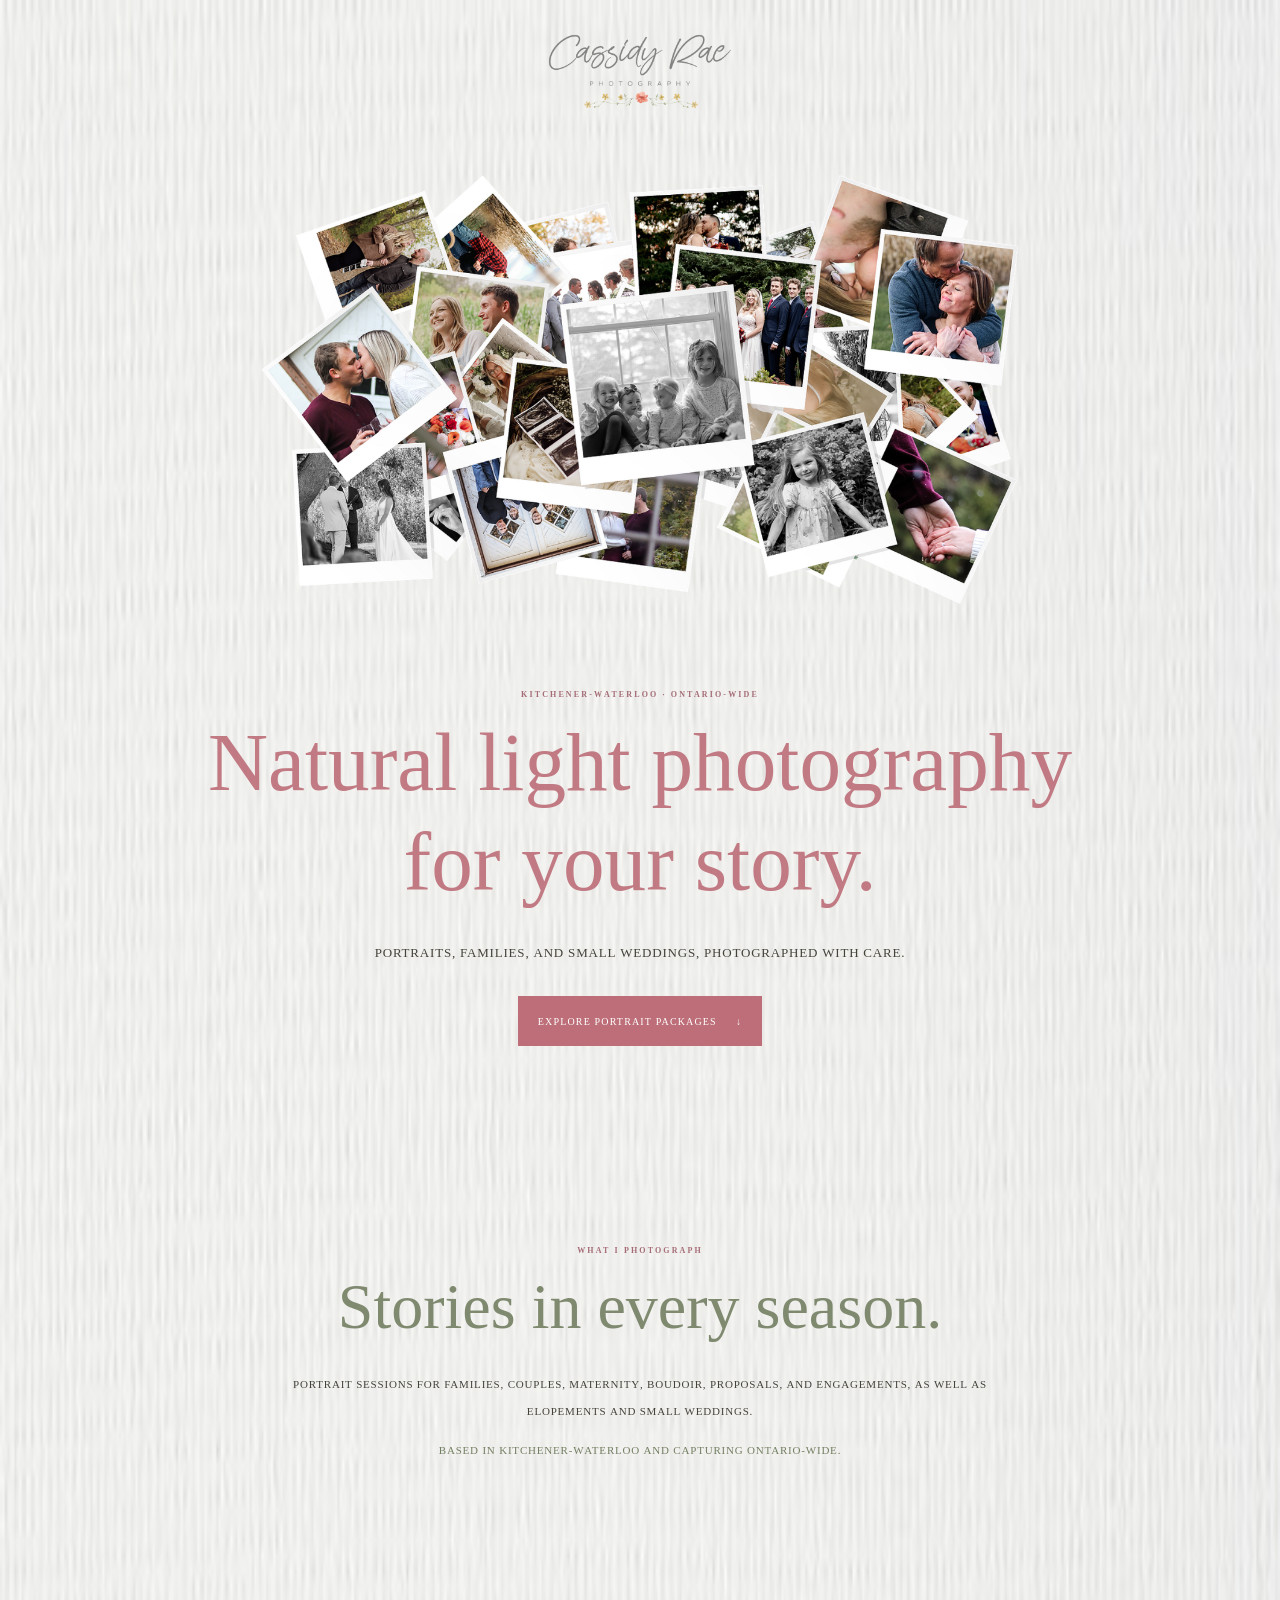
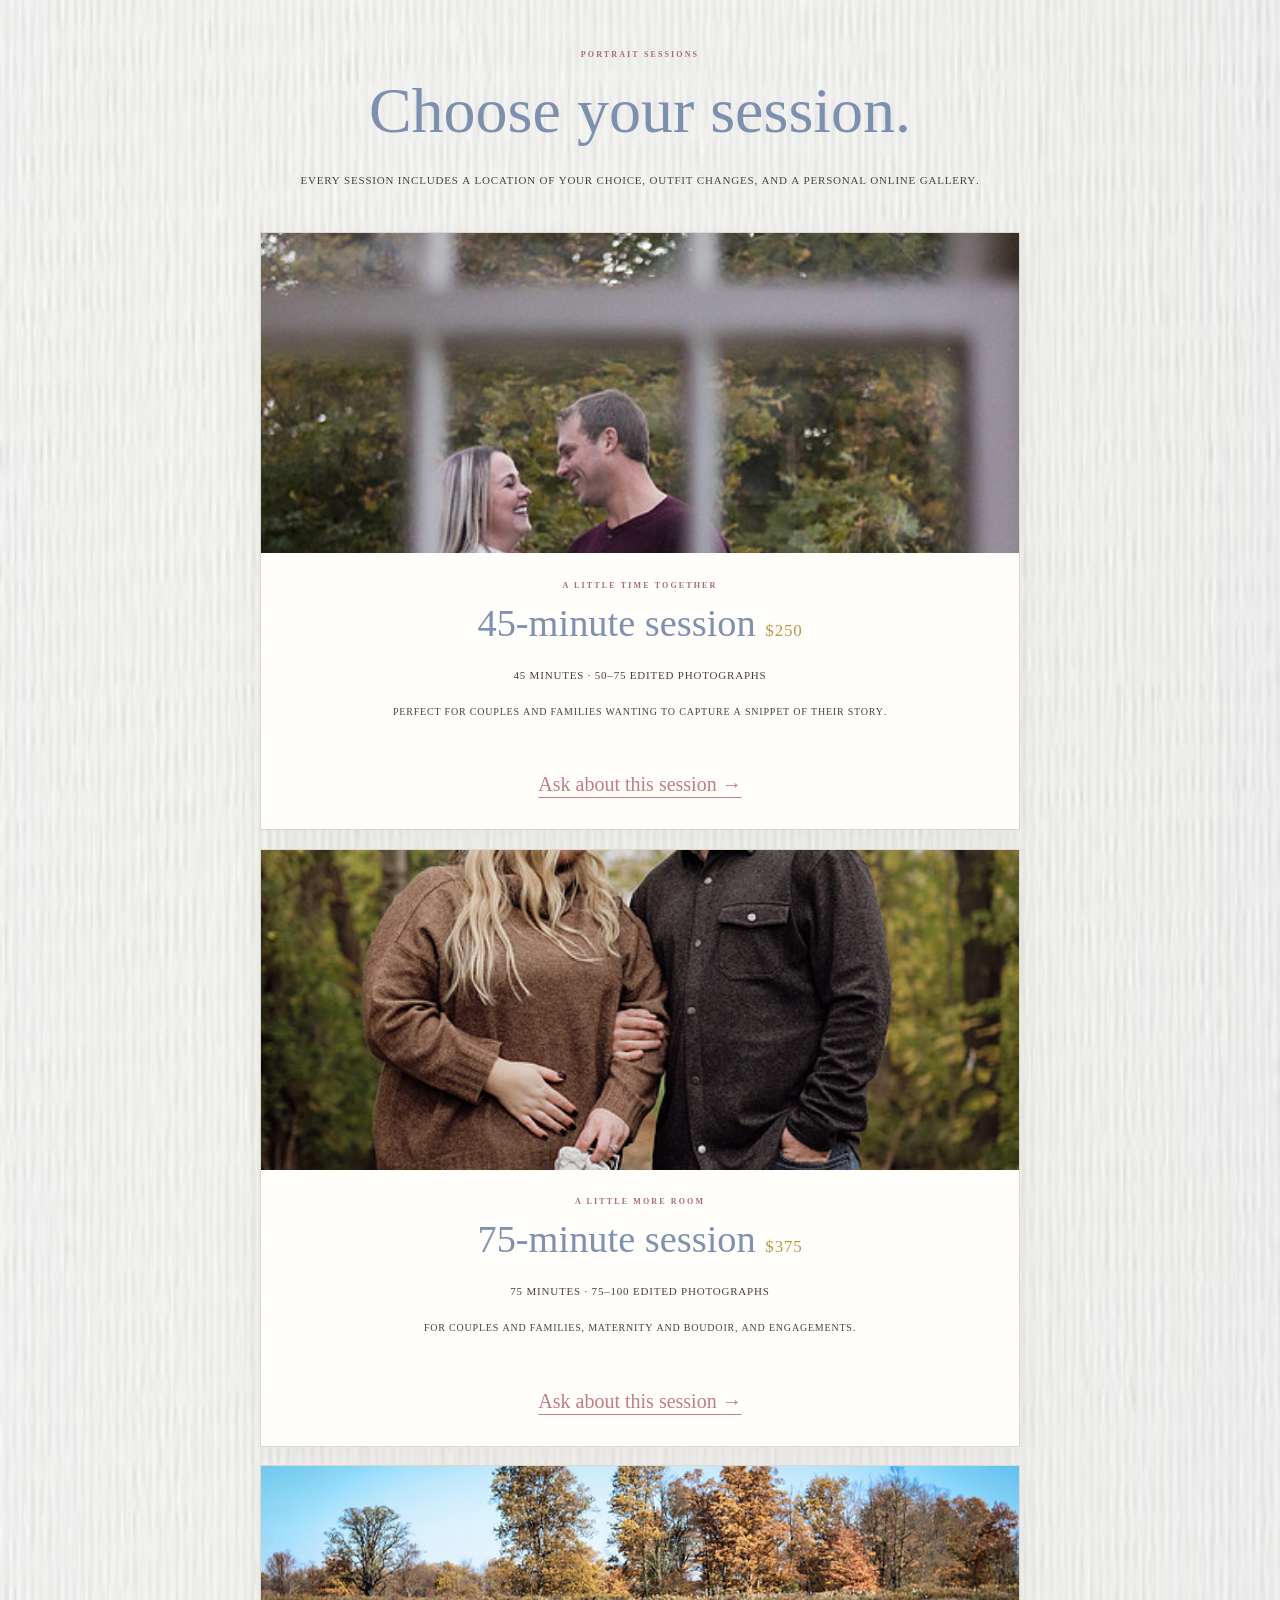
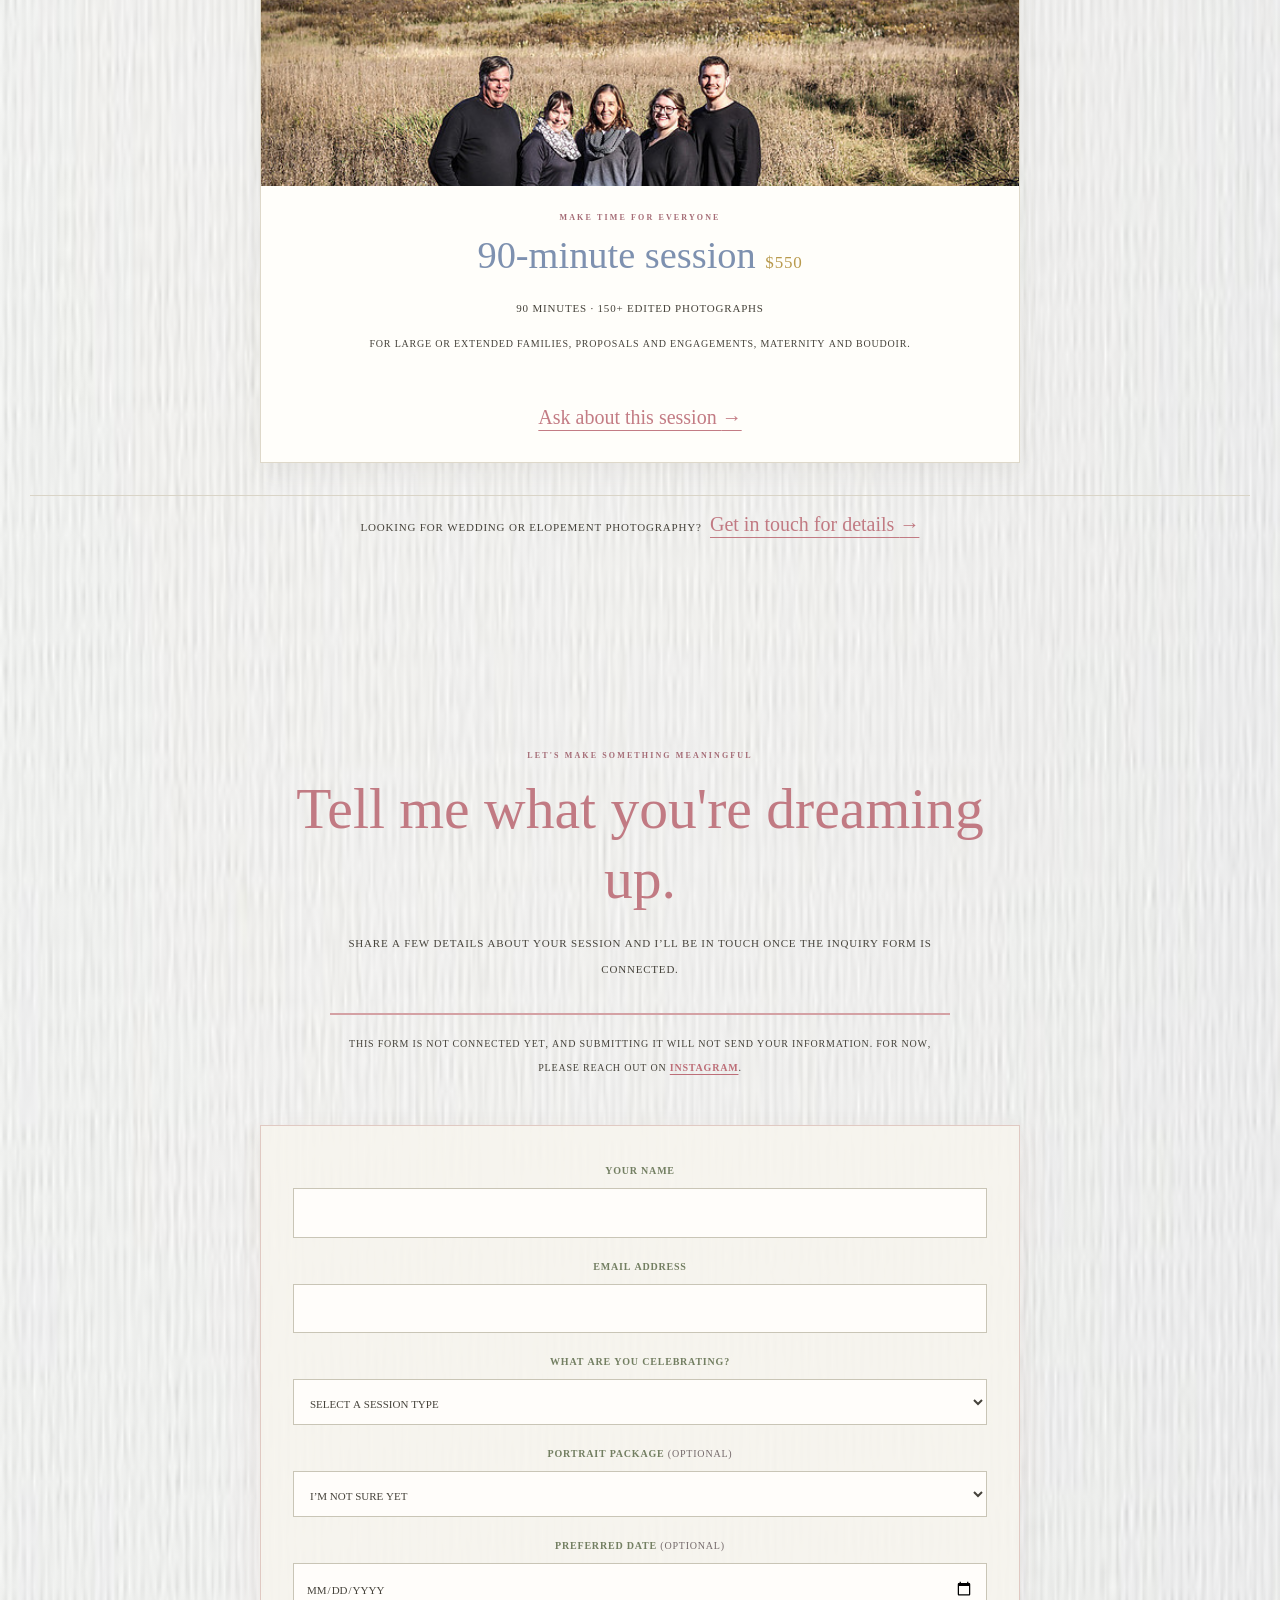
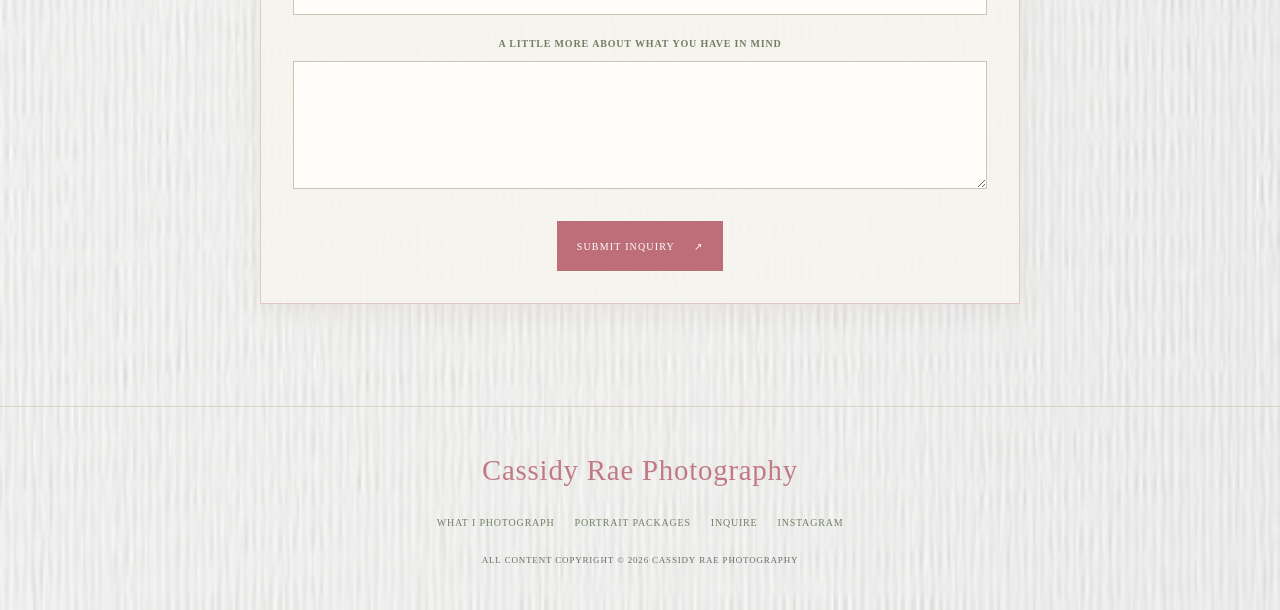
<file: portrait-session-pricing/index.html>
<!doctype html>
<html lang="en">
  <head>
    <meta charset="utf-8">
    <meta http-equiv="refresh" content="0; url=/#packages">
    <link rel="canonical" href="/#packages">
    <meta name="viewport" content="width=device-width, initial-scale=1">
    <title>Portrait Session Pricing | Cassidy Rae Photography</title>
  </head>
  <body>
    <main>
      <p>Portrait session pricing has moved. <a href="/pricing/">Continue to current pricing</a>.</p>
    </main>
  </body>
</html>
</file>
<file: styles.css>
:root {
  color-scheme: light;
  --paper: #faf9f6;
  --paper-deep: #f2f0eb;
  --ink: #45423a;
  --plum: #8b5362;
  --plum-soft: #a56c76;
  --line: #d9d4c7;
  --rose: #bd6e78;
  --blue: #7186a8;
  --gold: #b99a4d;
  --sage: #737f62;
  --serif: "Baskerville", "Palatino Linotype", "Book Antiqua", Georgia, serif;
  --script: "Snell Roundhand", "Apple Chancery", "URW Chancery L", "Brush Script MT", cursive;
  --page-width: 1220px;
}

* {
  box-sizing: border-box;
}

html {
  scroll-behavior: smooth;
  scroll-padding-top: 1.5rem;
}

body {
  margin: 0;
  background-color: var(--paper);
  background-image:
    linear-gradient(rgb(250 249 246 / 35%), rgb(250 249 246 / 35%)),
    url("/images/brand/linen2.jpg?v=linen-texture-2");
  background-repeat: no-repeat;
  background-size: 100% 100%;
  color: var(--ink);
  font-family: var(--serif);
  font-size: 1rem;
  line-height: 1.65;
  font-variant-caps: all-small-caps;
  letter-spacing: 0.05em;
}

img {
  display: block;
  max-width: 100%;
}

a {
  color: inherit;
}

button,
input,
select,
textarea {
  color: inherit;
  font: inherit;
}

:focus-visible {
  outline: 3px solid #9e6069;
  outline-offset: 4px;
}

.page-width {
  width: min(var(--page-width), calc(100% - 3rem));
  margin-inline: auto;
}

.skip-link {
  position: absolute;
  z-index: 10;
  top: 0.75rem;
  left: 0.75rem;
  padding: 0.65rem 0.9rem;
  transform: translateY(-160%);
  background: var(--ink);
  color: #fff;
}

.skip-link:focus {
  transform: translateY(0);
}

.site-header {
  position: relative;
  display: flex;
  width: min(1370px, calc(100% - 3rem));
  min-height: 132px;
  align-items: center;
  justify-content: center;
  gap: 2rem;
  margin-inline: auto;
  border-bottom: 0;
}

.brand {
  display: block;
  width: 240px;
  flex: 0 0 auto;
}

.brand img {
  width: 100%;
  height: auto;
}

.footer-nav {
  display: flex;
  align-items: center;
  gap: clamp(1.25rem, 3vw, 3rem);
}

.footer-nav a {
  text-decoration: none;
}

h1,
h2,
h3 {
  color: var(--plum);
  font-family: var(--script);
  font-weight: 400;
  line-height: 1.2;
  font-variant-caps: normal;
  letter-spacing: 0;
  opacity: 0.9;
}

.eyebrow {
  margin: 0 0 0.75rem;
  color: var(--plum-soft);
  font-size: 0.74rem;
  font-weight: 600;
  letter-spacing: 0.18em;
  line-height: 1.4;
}

.hero {
  display: grid;
  gap: clamp(1.5rem, 3vw, 2.5rem);
  padding-block: 0 clamp(4rem, 9vw, 8rem);
}

.hero-copy {
  max-width: 900px;
  margin-inline: auto;
  text-align: center;
}

.hero-copy h1 {
  max-width: 900px;
  margin: 0 auto;
  font-size: clamp(3.2rem, 6.5vw, 5.6rem);
  color: var(--rose);
}

.hero-copy > p:not(.eyebrow) {
  margin: 1.4rem 0 1.8rem;
  color: var(--ink);
  font-size: clamp(1rem, 1.7vw, 1.2rem);
}

.button-link {
  display: inline-flex;
  min-height: 48px;
  align-items: center;
  justify-content: center;
  gap: 1.2rem;
  padding: 0.75rem 1.15rem;
  border: 1px solid var(--rose);
  background: var(--rose);
  color: #fff;
  font-family: var(--serif);
  font-size: 0.9rem;
  font-variant-caps: all-small-caps;
  letter-spacing: 0.08em;
  text-decoration: none;
  transition: background-color 160ms ease, color 160ms ease;
}

.button-link:hover {
  background: transparent;
  color: var(--rose);
}

.hero-art {
  position: relative;
  width: min(100%, 900px);
  min-width: 0;
  margin: 0 auto;
  --hero-art-inset: clamp(1.5rem, 5vw, 4.5rem);
  --hero-art-inset-top: clamp(1rem, 2vw, 2rem);
  --polaroid-bleed: clamp(2.5rem, 7vw, 5rem);
  padding: var(--hero-art-inset-top) var(--hero-art-inset);
}

.hero-art img {
  width: 100%;
  height: auto;
  object-fit: contain;
}

.polaroids {
  position: absolute;
  z-index: 1;
  inset: calc(var(--hero-art-inset) - var(--polaroid-bleed));
  overflow: visible;
  visibility: hidden;
  pointer-events: none;
}

.polaroid {
  position: absolute;
  z-index: var(--stack-order);
  top: var(--top);
  left: var(--left);
  display: block;
  width: clamp(3.25rem, var(--width), 11rem);
  padding: clamp(3px, 0.7vw, 7px);
  padding-bottom: clamp(12px, 1.45vw, 18px);
  background: #fffefa;
  box-shadow: 0 3px 10px rgb(48 40 42 / 0%);
  transition: box-shadow 180ms ease-out;
  transform: translate3d(var(--start-x), var(--start-y), 0) rotate(var(--start-rotation));
}

.polaroid img {
  width: 100%;
  aspect-ratio: 1;
  object-fit: cover;
}

.hero-art.is-visible .polaroids,
.hero-art.is-static .polaroids {
  visibility: visible;
}

.hero-art.is-visible .polaroid {
  animation: polaroid-glide var(--drop-duration) cubic-bezier(0.22, 0.68, 0.28, 1) var(--drop-delay) both;
}

.hero-art.is-static .polaroid {
  opacity: 1;
  box-shadow: 0 3px 10px rgb(48 40 42 / 28%);
  transform: rotate(var(--rotation));
}

.polaroid.is-landed {
  box-shadow: 0 3px 10px rgb(48 40 42 / 28%);
}

@keyframes polaroid-glide {
  0% {
    opacity: 0;
    transform: translate3d(var(--start-x), var(--start-y), 0) rotate(var(--start-rotation)) scale(1.55);
  }

  14% {
    opacity: 1;
  }

  100% {
    opacity: 1;
    transform: translate3d(0, 0, 0) rotate(var(--rotation)) scale(1);
  }
}

.services-section {
  position: relative;
  background: transparent;
}

.services-inner {
  display: grid;
  justify-items: center;
  gap: 1.5rem;
  padding-block: clamp(3rem, 7vw, 5rem);
  text-align: center;
}

.services-inner h2,
.section-heading h2,
.contact-intro h2 {
  max-width: 720px;
  margin: 0 auto;
  font-size: clamp(2.8rem, 5vw, 4.2rem);
}

.services-inner h2 { color: var(--sage); }
.section-heading h2 { color: var(--blue); }
.contact-intro h2 { color: var(--rose); }

.services-copy {
  max-width: 760px;
  color: var(--ink);
}

.services-copy p {
  margin: 0;
}

.services-copy p + p {
  margin-top: 0.8rem;
  color: var(--sage);
}

.packages-section {
  position: relative;
  padding-block: clamp(4rem, 8vw, 7rem);
  scroll-margin-top: 1rem;
}

.section-heading {
  max-width: 760px;
  margin: 0 auto 2.5rem;
  text-align: center;
}

.section-heading > p:last-child {
  margin: 1rem 0 0;
  color: var(--ink);
}

.package-grid {
  display: grid;
  grid-template-columns: minmax(0, 760px);
  justify-content: center;
  align-items: stretch;
  gap: 1.15rem;
}

.package-card {
  min-width: 0;
  overflow: hidden;
  border: 1px solid #ded8c9;
  background: #fffefa;
  box-shadow: 0 8px 24px rgb(93 83 63 / 8%);
}

.package-image {
  width: 100%;
  height: 320px;
  object-fit: cover;
  object-position: center 40%;
}

.package-copy {
  padding: 1.4rem clamp(1rem, 2vw, 1.5rem) 1.75rem;
  text-align: center;
}

.package-copy .eyebrow {
  margin-bottom: 0.45rem;
}

.package-title-row {
  display: flex;
  align-items: baseline;
  justify-content: center;
  flex-wrap: wrap;
  gap: 0.6rem;
}

.package-title-row h3 {
  margin: 0;
  color: var(--blue);
  font-size: clamp(2rem, 3vw, 2.7rem);
}

.package-price {
  margin: 0;
  color: var(--gold);
  font-family: var(--serif);
  font-size: 1.5rem;
  white-space: nowrap;
}

.package-copy > p:not(.eyebrow) {
  margin: 0.8rem 0 0;
  color: var(--ink);
}

.package-copy .package-fit {
  min-height: 4.8em;
  margin-top: 0.65rem !important;
  font-size: 0.92rem;
}

.text-link {
  color: var(--rose);
  font-family: var(--script);
  font-size: 1.25rem;
  font-variant-caps: normal;
  letter-spacing: 0;
  opacity: 0.9;
  text-decoration-thickness: 1px;
  text-underline-offset: 0.3em;
}

.wedding-note {
  margin: 2rem 0 0;
  padding-top: 0.75rem;
  border-top: 1px solid var(--line);
  color: var(--ink);
  text-align: center;
}

.wedding-note a {
  margin-left: 0.3rem;
}

.contact-section {
  position: relative;
  background: transparent;
  scroll-margin-top: 0;
}

.contact-layout {
  display: grid;
  grid-template-columns: minmax(0, 760px);
  justify-content: center;
  gap: 2rem;
  padding-block: clamp(4rem, 8vw, 7rem);
}

.contact-intro {
  text-align: center;
}

.contact-intro h2 {
  font-size: clamp(2.3rem, 4.5vw, 3.8rem);
}

.contact-intro > p:not(.eyebrow) {
  max-width: 620px;
  margin-inline: auto;
  color: var(--ink);
}

.contact-intro .form-notice {
  max-width: 620px;
  margin-top: 2rem;
  margin-inline: auto;
  padding-top: 1rem;
  border-top: 2px solid #d4a1a4;
  font-size: 0.9rem;
}

.form-notice a {
  color: var(--rose);
  font-weight: 650;
  text-underline-offset: 0.2em;
}

.inquiry-form {
  display: grid;
  gap: 1rem;
  padding: clamp(1.25rem, 3vw, 2rem);
  border: 1px solid #e0c9c2;
  background: rgb(248 245 238 / 88%);
  box-shadow: 0 8px 24px rgb(130 91 81 / 8%);
}

.form-field {
  display: grid;
  gap: 0.4rem;
}

.form-field label {
  color: var(--sage);
  font-size: 0.9rem;
  font-weight: 600;
  text-align: center;
}

.optional {
  color: #74696a;
  font-weight: 400;
}

.form-field input,
.form-field select,
.form-field textarea {
  width: 100%;
  min-height: 46px;
  padding: 0.65rem 0.75rem;
  border: 1px solid #c9c5b6;
  border-radius: 0;
  background: #fffdfa;
}

.form-field textarea {
  min-height: 120px;
  resize: vertical;
}

.form-status {
  margin: 0;
  color: var(--rose);
  font-size: 0.9rem;
}

.form-submit {
  justify-self: center;
  cursor: pointer;
}

.site-footer {
  padding-block: 2.5rem;
  background: transparent;
  border-top: 1px solid var(--line);
}

.footer-inner {
  display: grid;
  justify-items: center;
  gap: 1rem;
  text-align: center;
}

.footer-brand {
  color: var(--rose);
  font-family: var(--script);
  font-size: 1.8rem;
  font-variant-caps: normal;
  opacity: 0.9;
  text-decoration: none;
}

.footer-nav {
  flex-wrap: wrap;
  justify-content: center;
  gap: 0.6rem 1.25rem;
  font-size: 0.85rem;
}

.footer-nav a {
  color: var(--sage);
}

.copyright {
  margin: 0;
  color: #716768;
  font-size: 0.8rem;
}

@media (max-width: 650px) {
  .page-width,
  .site-header {
    width: min(100% - 2rem, var(--page-width));
  }

  .site-header {
    min-height: 88px;
  }

  .brand {
    width: 180px;
  }

  .hero {
    gap: 1.5rem;
    padding-top: 0;
  }

  .package-image {
    height: 280px;
  }

  .package-copy .package-fit {
    min-height: 0;
  }

  .wedding-note a {
    display: inline-block;
    margin: 0.35rem 0 0;
  }

}

@media (max-width: 380px) {
  .brand {
    width: 156px;
  }

  .hero-copy h1 {
    font-size: clamp(2.5rem, 11vw, 3rem);
  }
}

@media (prefers-reduced-motion: reduce) {
  *,
  *::before,
  *::after {
    scroll-behavior: auto !important;
    transition-duration: 0.01ms !important;
  }

  .polaroid {
    opacity: 1;
    box-shadow: 0 3px 10px rgb(48 40 42 / 28%);
    transform: rotate(var(--rotation));
  }

}
</file>
